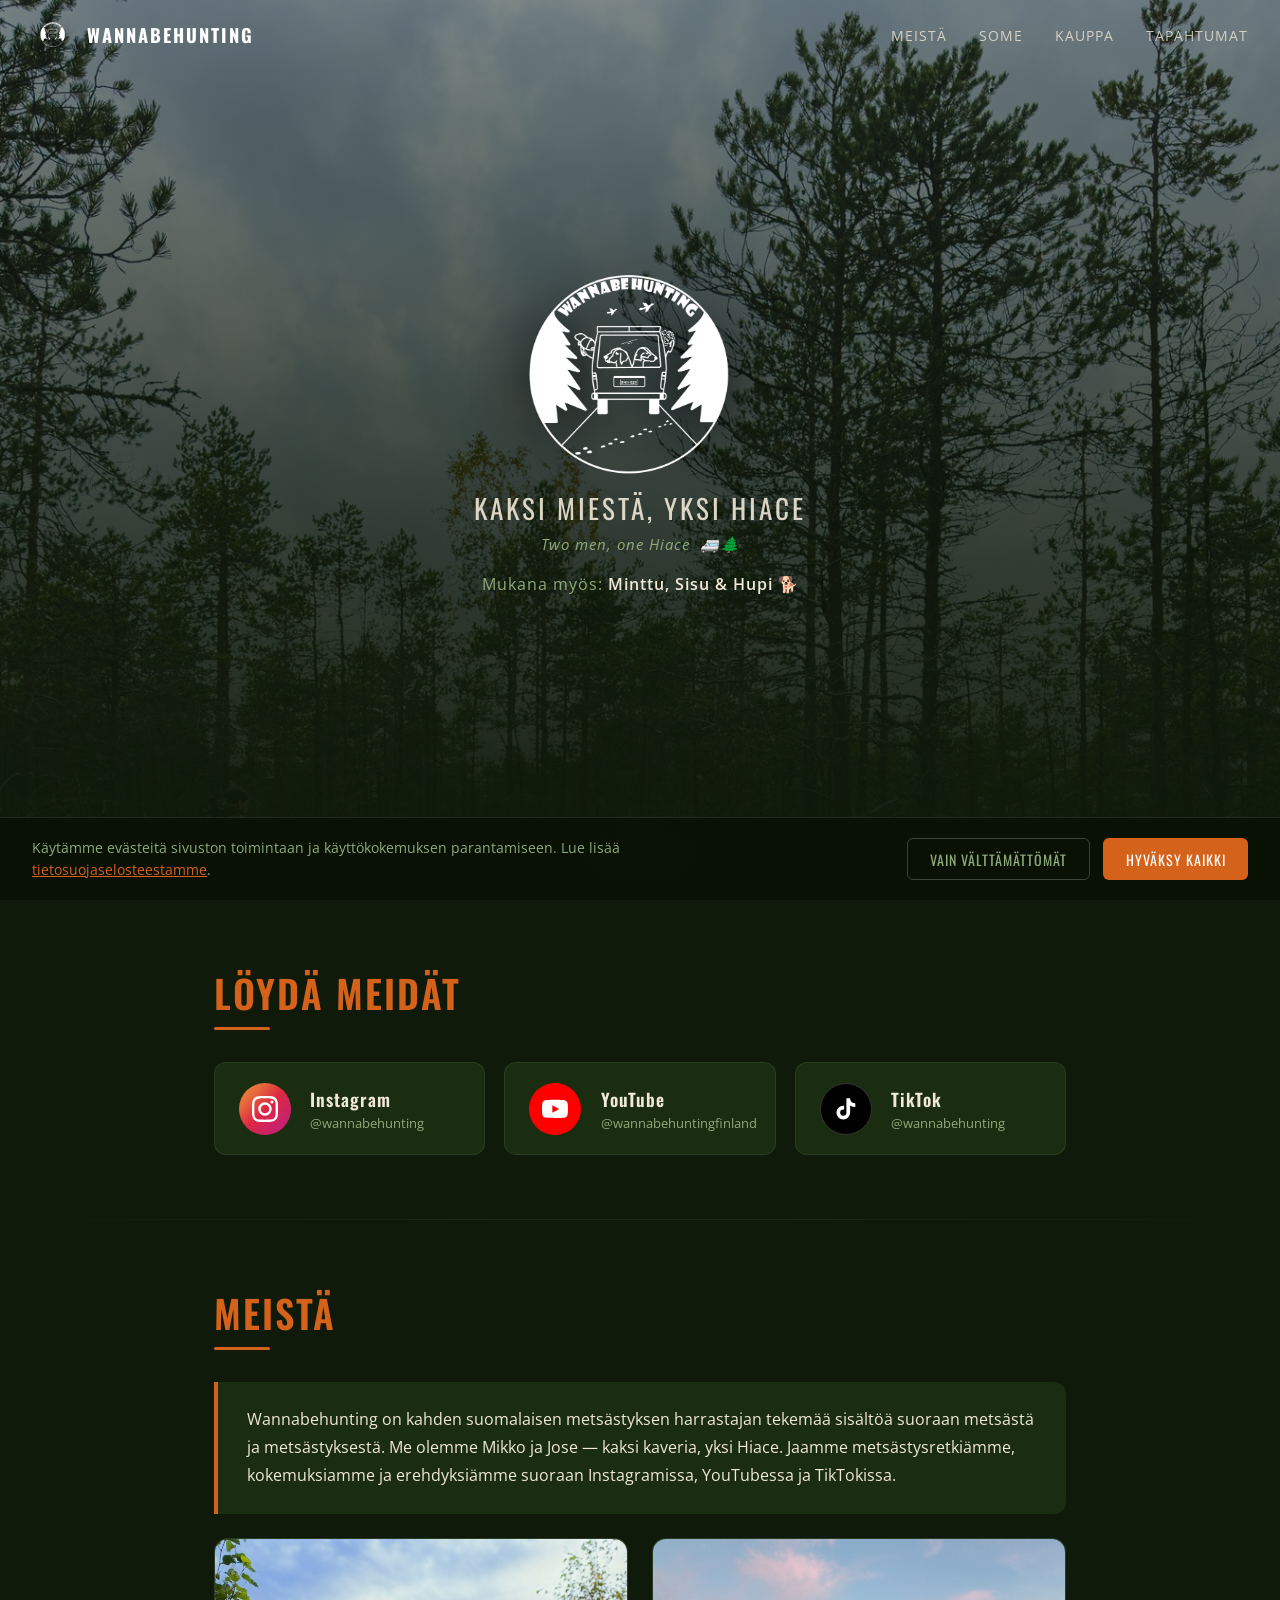
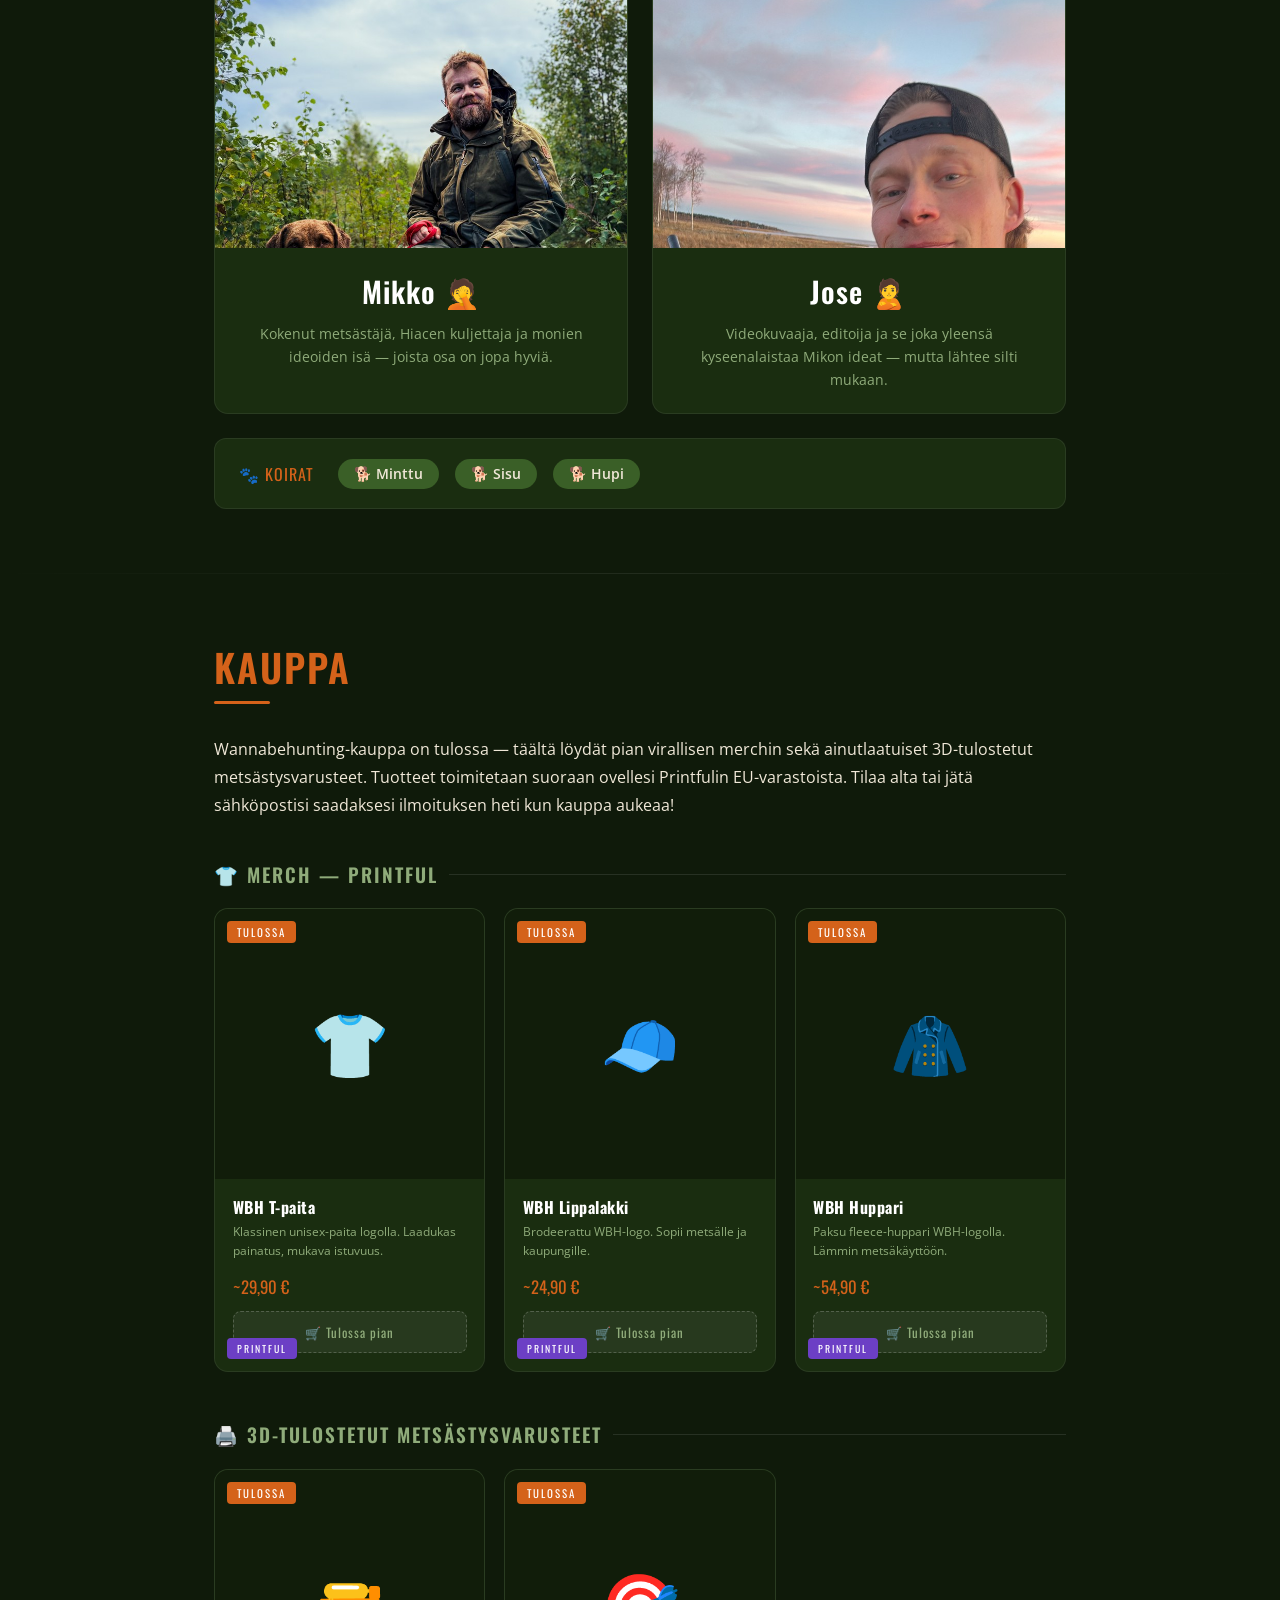
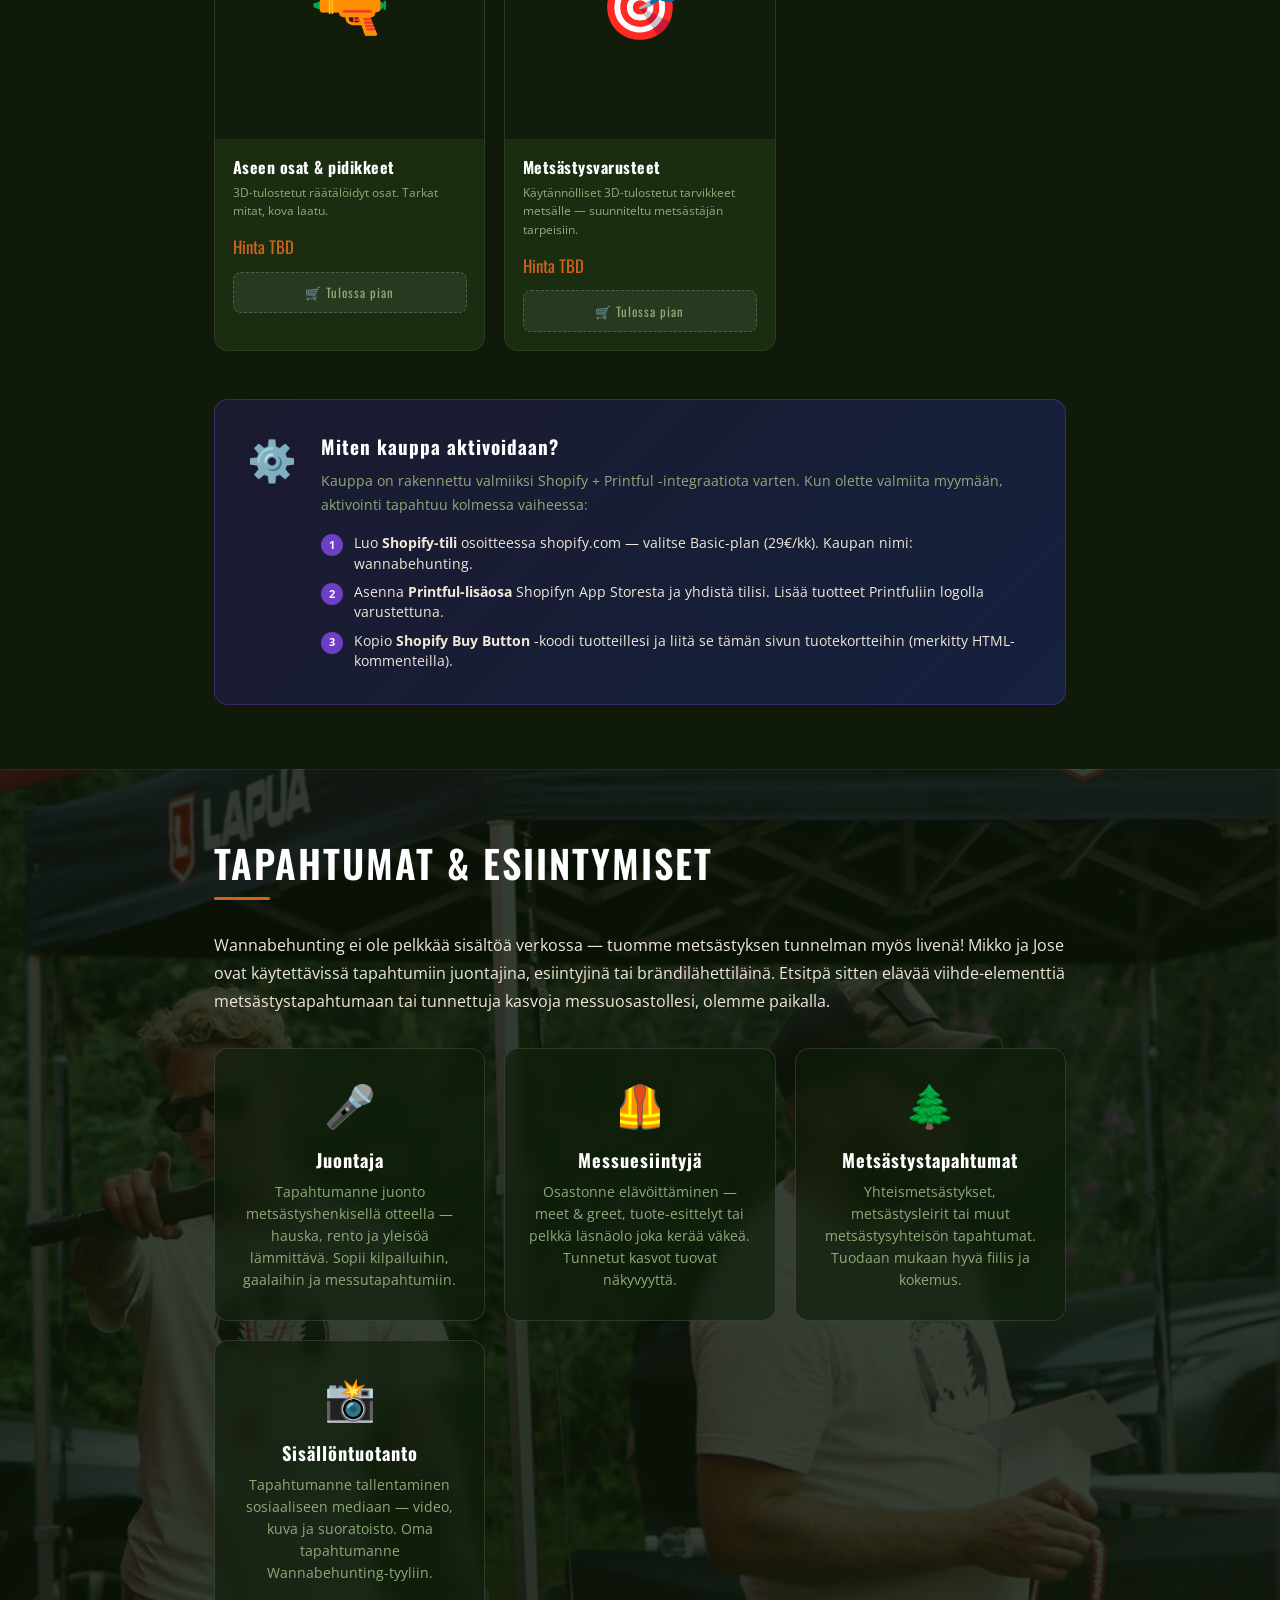
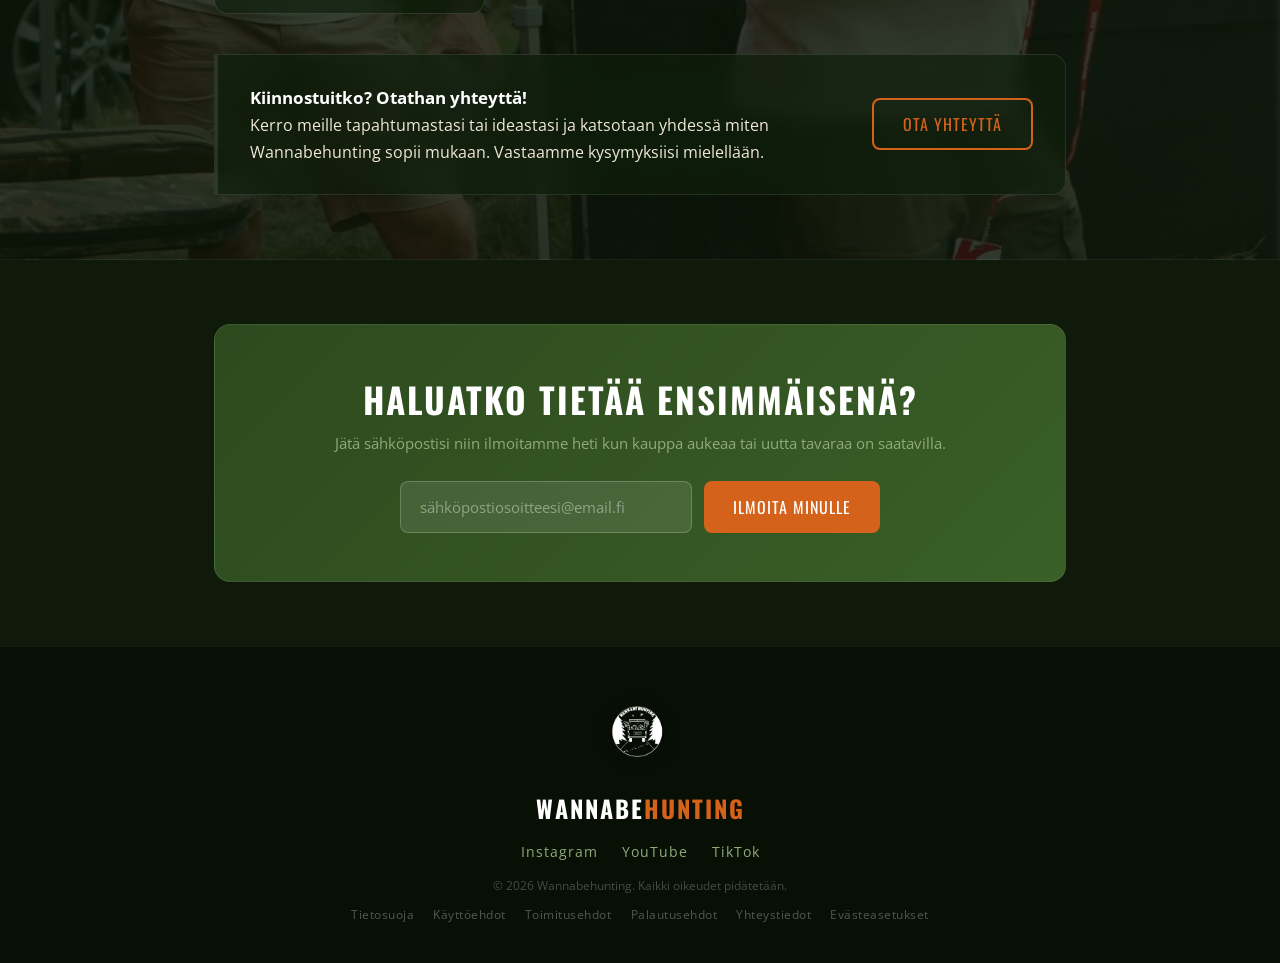
<file: wannabehunting.html>
<!DOCTYPE html>
<html lang="fi">
<head>
  <meta charset="UTF-8" />
  <meta name="viewport" content="width=device-width, initial-scale=1.0" />
  <title>Wannabehunting – Kaksi miestä, yksi Hiace</title>
  <meta name="description" content="Wannabehunting – Kaksi miestä, yksi Hiace. Suomalaista metsästyssisältöä Instagramissa, YouTubessa ja TikTokissa." />
  <link rel="preconnect" href="https://fonts.googleapis.com" />
  <link href="https://fonts.googleapis.com/css2?family=Oswald:wght@400;600;700&family=Open+Sans:wght@400;600&display=swap" rel="stylesheet" />
  <style>
    *, *::before, *::after { box-sizing: border-box; margin: 0; padding: 0; }

    :root {
      --green:   #2d4a1e;
      --green2:  #3a5f27;
      --dark:    #0f1a0a;
      --card:    #1a2d10;
      --orange:  #d4621a;
      --orange2: #e8742a;
      --cream:   #f0e8d8;
      --muted:   #8fab7a;
      --white:   #ffffff;
    }

    html { scroll-behavior: smooth; }

    body {
      background: var(--dark);
      color: var(--cream);
      font-family: 'Open Sans', sans-serif;
      min-height: 100vh;
      overflow-x: hidden;
    }

    /* ── HERO ─────────────────────────────── */
    .hero {
      position: relative;
      min-height: 100vh;
      display: flex;
      flex-direction: column;
      align-items: center;
      justify-content: center;
      text-align: center;
      padding: 2rem 1.5rem 4rem;
      background:
        linear-gradient(to bottom, rgba(10,20,6,0.45) 0%, rgba(10,20,6,0.80) 60%, var(--dark) 100%),
        url('images/metsa_web.jpg') center 30%/cover no-repeat;
    }

    .hero-logo {
      width: clamp(220px, 52vw, 360px);
      filter: drop-shadow(0 6px 32px rgba(0,0,0,0.9));
      margin-bottom: 0.8rem;
    }

    .hero-tagline {
      font-family: 'Oswald', sans-serif;
      font-size: clamp(1.1rem, 4vw, 1.7rem);
      font-weight: 400;
      letter-spacing: 3px;
      color: var(--cream);
      opacity: 0.9;
      text-transform: uppercase;
    }

    .hero-sub {
      margin-top: 0.4rem;
      font-size: 0.95rem;
      color: var(--muted);
      letter-spacing: 1px;
      font-style: italic;
    }

    .hero-dogs {
      margin-top: 1.2rem;
      font-size: 1rem;
      color: var(--muted);
      letter-spacing: 1px;
    }

    .hero-dogs span {
      color: var(--cream);
      font-weight: 600;
    }

    .hero-scroll {
      position: absolute;
      bottom: 2.2rem;
      left: 50%;
      transform: translateX(-50%);
      display: flex;
      flex-direction: column;
      align-items: center;
      gap: 6px;
      color: var(--muted);
      font-size: 0.78rem;
      letter-spacing: 2px;
      text-transform: uppercase;
      animation: bounce 2s infinite;
    }

    @keyframes bounce {
      0%, 100% { transform: translateX(-50%) translateY(0); }
      50%       { transform: translateX(-50%) translateY(8px); }
    }

    /* ── NAV ──────────────────────────────── */
    nav {
      position: fixed;
      top: 0; left: 0; right: 0;
      z-index: 100;
      display: flex;
      align-items: center;
      justify-content: space-between;
      padding: 0.8rem 2rem;
      transition: background 0.3s, backdrop-filter 0.3s;
    }

    nav.scrolled {
      background: rgba(10,20,6,0.93);
      backdrop-filter: blur(10px);
      border-bottom: 1px solid rgba(255,255,255,0.06);
    }

    .nav-brand {
      display: flex;
      align-items: center;
      gap: 0.7rem;
      text-decoration: none;
    }

    .nav-brand img {
      width: 44px;
      height: 44px;
      object-fit: contain;
      filter: drop-shadow(0 2px 6px rgba(0,0,0,0.7));
    }

    .nav-brand span {
      font-family: 'Oswald', sans-serif;
      font-size: 1.15rem;
      font-weight: 700;
      color: var(--white);
      letter-spacing: 2px;
      text-transform: uppercase;
    }

    .nav-links {
      display: flex;
      gap: 2rem;
      list-style: none;
    }

    .nav-links a {
      color: var(--cream);
      text-decoration: none;
      font-size: 0.85rem;
      letter-spacing: 1px;
      text-transform: uppercase;
      opacity: 0.8;
      transition: opacity 0.2s, color 0.2s;
    }

    .nav-links a:hover { opacity: 1; color: var(--orange); }

    @media (max-width: 540px) { .nav-links { display: none; } }

    /* ── SECTIONS ─────────────────────────── */
    .section { padding: 4rem 1.5rem; max-width: 900px; margin: 0 auto; }

    .section-title {
      font-family: 'Oswald', sans-serif;
      font-size: clamp(1.6rem, 5vw, 2.4rem);
      font-weight: 600;
      text-transform: uppercase;
      letter-spacing: 2px;
      color: var(--orange);
      margin-bottom: 0.4rem;
    }

    .section-line {
      width: 56px; height: 3px;
      background: var(--orange);
      border-radius: 2px;
      margin-bottom: 2rem;
    }

    .divider {
      width: 100%;
      height: 1px;
      background: linear-gradient(90deg, transparent, rgba(255,255,255,0.08), transparent);
    }

    /* ── SOCIAL ───────────────────────────── */
    .social-grid {
      display: grid;
      grid-template-columns: repeat(auto-fit, minmax(240px, 1fr));
      gap: 1.2rem;
    }

    .social-card {
      display: flex;
      align-items: center;
      gap: 1.2rem;
      background: var(--card);
      border: 1px solid rgba(255,255,255,0.07);
      border-radius: 12px;
      padding: 1.2rem 1.5rem;
      text-decoration: none;
      color: var(--cream);
      transition: transform 0.2s, border-color 0.2s, box-shadow 0.2s;
    }

    .social-card:hover {
      transform: translateY(-4px);
      border-color: var(--orange);
      box-shadow: 0 8px 32px rgba(212,98,26,0.2);
    }

    .social-icon {
      width: 52px; height: 52px;
      border-radius: 50%;
      display: flex; align-items: center; justify-content: center;
      flex-shrink: 0;
      font-size: 1.5rem;
    }

    .social-icon.ig  { background: linear-gradient(135deg, #f09433, #e6683c, #dc2743, #cc2366, #bc1888); }
    .social-icon.yt  { background: #ff0000; }
    .social-icon.tt  { background: #010101; border: 1px solid #333; }

    .social-info h3 {
      font-family: 'Oswald', sans-serif;
      font-size: 1.1rem;
      font-weight: 600;
      letter-spacing: 1px;
    }
    .social-info p { font-size: 0.82rem; color: var(--muted); margin-top: 2px; }

    /* ── ABOUT ────────────────────────────── */
    .about-wrap {
      display: grid;
      grid-template-columns: 1fr 1fr;
      gap: 1.5rem;
    }

    @media (max-width: 620px) { .about-wrap { grid-template-columns: 1fr; } }

    .about-text {
      grid-column: 1 / -1;
      background: var(--card);
      border-left: 4px solid var(--orange);
      border-radius: 0 12px 12px 0;
      padding: 1.5rem 1.8rem;
      line-height: 1.8;
      color: var(--cream);
      font-size: 0.97rem;
    }

    .person-card {
      background: var(--card);
      border: 1px solid rgba(255,255,255,0.07);
      border-radius: 14px;
      overflow: hidden;
      text-align: center;
    }

    .person-photo {
      width: 100%;
      aspect-ratio: 4/3;
      object-fit: cover;
      object-position: center top;
      display: block;
    }

    .person-card-body {
      padding: 1.4rem 1.5rem;
    }

    .person-card h3 {
      font-family: 'Oswald', sans-serif;
      font-size: 1.8rem;
      font-weight: 600;
      color: var(--white);
      letter-spacing: 1px;
    }

    .person-card p {
      margin-top: 0.6rem;
      font-size: 0.9rem;
      color: var(--muted);
      line-height: 1.6;
    }

    .dogs-row {
      grid-column: 1 / -1;
      display: flex;
      align-items: center;
      gap: 1rem;
      flex-wrap: wrap;
      background: var(--card);
      border: 1px solid rgba(255,255,255,0.07);
      border-radius: 12px;
      padding: 1.2rem 1.5rem;
    }

    .dogs-row .dog-title {
      font-family: 'Oswald', sans-serif;
      font-size: 1rem;
      letter-spacing: 1px;
      color: var(--orange);
      text-transform: uppercase;
      margin-right: 0.5rem;
    }

    .dog-badge {
      background: var(--green2);
      border-radius: 20px;
      padding: 0.35rem 1rem;
      font-size: 0.9rem;
      font-weight: 600;
      color: var(--cream);
      display: flex; align-items: center; gap: 0.4rem;
    }

    /* ── KAUPPA / SHOP ────────────────────── */
    .shop-intro {
      font-size: 0.97rem;
      line-height: 1.8;
      color: var(--cream);
      margin-bottom: 2.5rem;
    }

    .shop-category-title {
      font-family: 'Oswald', sans-serif;
      font-size: 1.2rem;
      font-weight: 600;
      color: var(--muted);
      letter-spacing: 2px;
      text-transform: uppercase;
      margin-bottom: 1.2rem;
      display: flex;
      align-items: center;
      gap: 0.7rem;
    }

    .shop-category-title::after {
      content: '';
      flex: 1;
      height: 1px;
      background: rgba(255,255,255,0.1);
    }

    .product-grid {
      display: grid;
      grid-template-columns: repeat(auto-fill, minmax(200px, 1fr));
      gap: 1.2rem;
      margin-bottom: 3rem;
    }

    .product-card {
      background: var(--card);
      border: 1px solid rgba(255,255,255,0.07);
      border-radius: 14px;
      overflow: hidden;
      position: relative;
      transition: transform 0.2s, box-shadow 0.2s, border-color 0.2s;
    }

    .product-card:hover {
      transform: translateY(-4px);
      box-shadow: 0 8px 32px rgba(0,0,0,0.4);
      border-color: rgba(212,98,26,0.4);
    }

    .product-badge {
      position: absolute;
      top: 12px; left: 12px;
      background: var(--orange);
      color: #fff;
      font-family: 'Oswald', sans-serif;
      font-size: 0.68rem;
      letter-spacing: 2px;
      padding: 3px 10px;
      border-radius: 4px;
      text-transform: uppercase;
      z-index: 2;
    }

    .product-badge.printful {
      background: #6c3fc5;
      top: auto; bottom: 12px; left: 12px;
      font-size: 0.62rem;
    }

    .product-img {
      width: 100%;
      aspect-ratio: 1;
      background: #111d0a;
      display: flex;
      align-items: center;
      justify-content: center;
      font-size: 4rem;
    }

    .product-info {
      padding: 1rem 1.1rem;
    }

    .product-info h3 {
      font-family: 'Oswald', sans-serif;
      font-size: 1rem;
      color: var(--white);
      letter-spacing: 0.5px;
      margin-bottom: 0.3rem;
    }

    .product-info .product-desc {
      font-size: 0.78rem;
      color: var(--muted);
      margin-bottom: 0.8rem;
      line-height: 1.5;
    }

    .product-info .product-price {
      font-family: 'Oswald', sans-serif;
      font-size: 1.05rem;
      color: var(--orange);
      margin-bottom: 0.8rem;
    }

    /* Shopify Buy Button placeholder */
    .shopify-btn-placeholder {
      width: 100%;
      background: rgba(255,255,255,0.06);
      border: 1px dashed rgba(255,255,255,0.2);
      border-radius: 8px;
      padding: 0.65rem;
      text-align: center;
      font-size: 0.8rem;
      color: var(--muted);
      font-family: 'Oswald', sans-serif;
      letter-spacing: 1px;
      cursor: default;
    }

    /* Actual Shopify Buy Button goes here when account is ready */
    .shopify-buy-btn-wrap { min-height: 44px; }

    .shop-setup-box {
      background: linear-gradient(135deg, #1a1a2e, #16213e);
      border: 1px solid rgba(108,63,197,0.4);
      border-radius: 14px;
      padding: 2rem;
      margin-top: 1rem;
      display: grid;
      grid-template-columns: auto 1fr;
      gap: 1.5rem;
      align-items: start;
    }

    .setup-icon { font-size: 2.5rem; }

    .shop-setup-box h3 {
      font-family: 'Oswald', sans-serif;
      font-size: 1.2rem;
      color: var(--white);
      letter-spacing: 1px;
      margin-bottom: 0.5rem;
    }

    .shop-setup-box p {
      font-size: 0.88rem;
      color: var(--muted);
      line-height: 1.7;
    }

    .setup-steps {
      margin-top: 1rem;
      display: flex;
      flex-direction: column;
      gap: 0.5rem;
    }

    .setup-step {
      display: flex;
      align-items: flex-start;
      gap: 0.7rem;
      font-size: 0.85rem;
      color: var(--cream);
      line-height: 1.5;
    }

    .step-num {
      background: #6c3fc5;
      color: white;
      border-radius: 50%;
      width: 22px; height: 22px;
      display: flex; align-items: center; justify-content: center;
      font-size: 0.7rem;
      font-weight: bold;
      flex-shrink: 0;
      margin-top: 1px;
    }

    @media (max-width: 500px) {
      .shop-setup-box { grid-template-columns: 1fr; }
    }

    /* ── TAPAHTUMAT ──────────────────────── */
    .tapahtumat-outer {
      position: relative;
      background:
        linear-gradient(rgba(10,20,6,0.82), rgba(10,20,6,0.82)),
        url('images/tapahtumatkuva.JPG') center center / cover no-repeat;
      border-top: 1px solid rgba(255,255,255,0.06);
      border-bottom: 1px solid rgba(255,255,255,0.06);
    }

    .tapahtumat-outer .section-title { color: #fff; }

    .tapahtumat-outer .event-card {
      background: rgba(15, 30, 10, 0.65);
      backdrop-filter: blur(8px);
      -webkit-backdrop-filter: blur(8px);
      border-color: rgba(255,255,255,0.12);
    }

    .tapahtumat-outer .event-card:hover {
      background: rgba(20, 40, 14, 0.80);
      border-color: var(--orange);
    }

    .tapahtumat-outer .contact-box {
      background: rgba(15, 30, 10, 0.70);
      backdrop-filter: blur(10px);
      -webkit-backdrop-filter: blur(10px);
      border-color: rgba(255,255,255,0.10);
    }

    .events-intro {
      font-size: 0.97rem;
      line-height: 1.8;
      color: var(--cream);
      margin-bottom: 2rem;
    }

    .events-grid {
      display: grid;
      grid-template-columns: repeat(auto-fit, minmax(220px, 1fr));
      gap: 1.2rem;
      margin-bottom: 2.5rem;
    }

    .event-card {
      background: var(--card);
      border: 1px solid rgba(255,255,255,0.07);
      border-radius: 14px;
      padding: 1.8rem 1.5rem;
      text-align: center;
      transition: transform 0.2s, border-color 0.2s, box-shadow 0.2s;
    }

    .event-card:hover {
      transform: translateY(-4px);
      border-color: var(--orange);
      box-shadow: 0 8px 32px rgba(212,98,26,0.15);
    }

    .event-card .event-icon { font-size: 2.6rem; display: block; margin-bottom: 0.8rem; }

    .event-card h3 {
      font-family: 'Oswald', sans-serif;
      font-size: 1.15rem;
      color: var(--white);
      letter-spacing: 1px;
      margin-bottom: 0.5rem;
    }

    .event-card p { font-size: 0.86rem; color: var(--muted); line-height: 1.6; }

    .contact-box {
      background: var(--card);
      border: 1px solid rgba(255,255,255,0.07);
      border-left: 4px solid var(--orange);
      border-radius: 0 14px 14px 0;
      padding: 1.8rem 2rem;
      display: flex;
      align-items: center;
      justify-content: space-between;
      flex-wrap: wrap;
      gap: 1.2rem;
    }

    .contact-box p {
      font-size: 0.97rem;
      color: var(--cream);
      line-height: 1.7;
      max-width: 520px;
    }

    .contact-box p strong {
      color: var(--white);
      font-size: 1.05rem;
    }

    .btn-outline {
      border: 2px solid var(--orange);
      color: var(--orange);
      background: transparent;
      border-radius: 8px;
      padding: 0.75rem 1.8rem;
      font-family: 'Oswald', sans-serif;
      font-size: 1rem;
      letter-spacing: 1px;
      text-transform: uppercase;
      cursor: pointer;
      text-decoration: none;
      transition: background 0.2s, color 0.2s, transform 0.15s;
      white-space: nowrap;
      display: inline-block;
    }

    .btn-outline:hover {
      background: var(--orange);
      color: var(--white);
      transform: translateY(-2px);
    }

    /* ── NOTIFY ───────────────────────────── */
    .notify-box {
      background: linear-gradient(135deg, var(--green), var(--green2));
      border-radius: 16px;
      padding: 3rem 2rem;
      text-align: center;
      border: 1px solid rgba(255,255,255,0.08);
    }

    .notify-box h2 {
      font-family: 'Oswald', sans-serif;
      font-size: clamp(1.5rem, 5vw, 2.2rem);
      font-weight: 700;
      text-transform: uppercase;
      letter-spacing: 2px;
      color: var(--white);
      margin-bottom: 0.5rem;
    }

    .notify-box p { color: var(--muted); margin-bottom: 1.8rem; font-size: 0.95rem; }

    .notify-form {
      display: flex;
      gap: 0.8rem;
      max-width: 480px;
      margin: 0 auto;
      flex-wrap: wrap;
      justify-content: center;
    }

    .notify-form input {
      flex: 1;
      min-width: 200px;
      background: rgba(255,255,255,0.1);
      border: 1px solid rgba(255,255,255,0.2);
      border-radius: 8px;
      padding: 0.85rem 1.2rem;
      color: var(--white);
      font-size: 0.95rem;
      font-family: 'Open Sans', sans-serif;
      outline: none;
      transition: border-color 0.2s;
    }

    .notify-form input::placeholder { color: rgba(255,255,255,0.4); }
    .notify-form input:focus { border-color: var(--orange); }

    .btn-orange {
      background: var(--orange);
      color: var(--white);
      border: none;
      border-radius: 8px;
      padding: 0.85rem 1.8rem;
      font-family: 'Oswald', sans-serif;
      font-size: 1rem;
      letter-spacing: 1px;
      text-transform: uppercase;
      cursor: pointer;
      transition: background 0.2s, transform 0.15s;
      white-space: nowrap;
    }

    .btn-orange:hover { background: var(--orange2); transform: translateY(-2px); }

    /* ── FOOTER ───────────────────────────── */
    footer {
      background: #080f05;
      border-top: 1px solid rgba(255,255,255,0.06);
      padding: 2.5rem 1.5rem;
      text-align: center;
    }

    .footer-logo {
      width: 90px;
      height: 90px;
      object-fit: contain;
      filter: drop-shadow(0 2px 8px rgba(0,0,0,0.5));
      margin-bottom: 0.5rem;
    }

    .footer-brand {
      font-family: 'Oswald', sans-serif;
      font-size: 1.5rem;
      font-weight: 700;
      color: var(--white);
      letter-spacing: 2px;
      text-transform: uppercase;
    }

    .footer-brand span { color: var(--orange); }

    .footer-links {
      display: flex;
      justify-content: center;
      gap: 1.5rem;
      margin: 1rem 0;
      flex-wrap: wrap;
    }

    .footer-links a {
      color: var(--muted);
      text-decoration: none;
      font-size: 0.85rem;
      letter-spacing: 1px;
      transition: color 0.2s;
    }

    .footer-links a:hover { color: var(--orange); }
    .footer-copy { font-size: 0.78rem; color: rgba(255,255,255,0.25); margin-top: 1rem; }

    .footer-legal {
      display: flex;
      justify-content: center;
      gap: 1.2rem;
      flex-wrap: wrap;
      margin-top: 0.8rem;
    }
    .footer-legal a {
      color: rgba(255,255,255,0.3);
      text-decoration: none;
      font-size: 0.75rem;
      letter-spacing: 0.5px;
      transition: color 0.2s;
    }
    .footer-legal a:hover { color: var(--orange); }

    /* ── COOKIE BANNER ────────────────────── */
    #cookie-banner {
      position: fixed;
      bottom: 0; left: 0; right: 0;
      z-index: 9999;
      background: rgba(10,18,6,0.97);
      backdrop-filter: blur(12px);
      border-top: 1px solid rgba(255,255,255,0.1);
      padding: 1.2rem 2rem;
      display: flex;
      align-items: center;
      justify-content: space-between;
      gap: 1.5rem;
      flex-wrap: wrap;
    }
    #cookie-banner p {
      font-size: 0.85rem;
      color: var(--muted);
      max-width: 680px;
      line-height: 1.6;
    }
    #cookie-banner p a { color: var(--orange); }
    .cookie-btns { display: flex; gap: 0.8rem; flex-shrink: 0; flex-wrap: wrap; }
    .cookie-btn {
      padding: 0.6rem 1.4rem;
      border-radius: 6px;
      font-family: 'Oswald', sans-serif;
      font-size: 0.88rem;
      letter-spacing: 1px;
      text-transform: uppercase;
      cursor: pointer;
      border: none;
      transition: transform 0.15s, background 0.2s;
    }
    .cookie-btn:hover { transform: translateY(-1px); }
    .cookie-btn.accept { background: var(--orange); color: #fff; }
    .cookie-btn.accept:hover { background: #e8742a; }
    .cookie-btn.necessary { background: transparent; color: var(--muted);
      border: 1px solid rgba(255,255,255,0.2); }
    .cookie-btn.necessary:hover { border-color: var(--muted); color: var(--cream); }
    .cookie-settings-btn {
      position: fixed;
      bottom: 1.2rem; left: 1.2rem;
      z-index: 9998;
      background: var(--card);
      border: 1px solid rgba(255,255,255,0.12);
      border-radius: 50%;
      width: 42px; height: 42px;
      display: none;
      align-items: center; justify-content: center;
      cursor: pointer;
      font-size: 1.1rem;
      transition: border-color 0.2s;
    }
    .cookie-settings-btn:hover { border-color: var(--orange); }
  </style>
</head>
<body>

  <!-- NAV -->
  <nav id="nav">
    <a href="#" class="nav-brand">
      <img src="Artboard 1v.png" alt="Wannabehunting logo" />
      <span>WannabeHunting</span>
    </a>
    <ul class="nav-links">
      <li><a href="#meista">Meistä</a></li>
      <li><a href="#some">Some</a></li>
      <li><a href="#tulossa">Kauppa</a></li>
      <li><a href="#tapahtumat">Tapahtumat</a></li>
    </ul>
  </nav>

  <!-- HERO -->
  <section class="hero">
    <img class="hero-logo" src="Artboard 1v.png" alt="Wannabehunting" />
    <div class="hero-tagline">Kaksi miestä, yksi Hiace</div>
    <div class="hero-sub">Two men, one Hiace &nbsp;🚐🌲</div>
    <div class="hero-dogs">Mukana myös: <span>Minttu, Sisu & Hupi</span> 🐕</div>

    <div class="hero-scroll">
      <svg width="20" height="20" viewBox="0 0 24 24" fill="none" stroke="currentColor" stroke-width="2">
        <path d="M12 5v14M5 12l7 7 7-7"/>
      </svg>
      Vieritä alas
    </div>
  </section>

  <!-- SOCIAL -->
  <section class="section" id="some">
    <div class="section-title">Löydä meidät</div>
    <div class="section-line"></div>
    <div class="social-grid">

      <a class="social-card" href="https://www.instagram.com/wannabehunting" target="_blank" rel="noopener">
        <div class="social-icon ig">
          <svg width="26" height="26" viewBox="0 0 24 24" fill="white"><path d="M12 2.163c3.204 0 3.584.012 4.85.07 3.252.148 4.771 1.691 4.919 4.919.058 1.265.069 1.645.069 4.849 0 3.205-.012 3.584-.069 4.849-.149 3.225-1.664 4.771-4.919 4.919-1.266.058-1.644.07-4.85.07-3.204 0-3.584-.012-4.849-.07-3.26-.149-4.771-1.699-4.919-4.92-.058-1.265-.07-1.644-.07-4.849 0-3.204.013-3.583.07-4.849.149-3.227 1.664-4.771 4.919-4.919 1.266-.057 1.645-.069 4.849-.069zm0-2.163c-3.259 0-3.667.014-4.947.072-4.358.2-6.78 2.618-6.98 6.98-.059 1.281-.073 1.689-.073 4.948 0 3.259.014 3.668.072 4.948.2 4.358 2.618 6.78 6.98 6.98 1.281.058 1.689.072 4.948.072 3.259 0 3.668-.014 4.948-.072 4.354-.2 6.782-2.618 6.979-6.98.059-1.28.073-1.689.073-4.948 0-3.259-.014-3.667-.072-4.947-.196-4.354-2.617-6.78-6.979-6.98-1.281-.059-1.69-.073-4.949-.073zm0 5.838c-3.403 0-6.162 2.759-6.162 6.162s2.759 6.163 6.162 6.163 6.162-2.759 6.162-6.163c0-3.403-2.759-6.162-6.162-6.162zm0 10.162c-2.209 0-4-1.79-4-4 0-2.209 1.791-4 4-4s4 1.791 4 4c0 2.21-1.791 4-4 4zm6.406-11.845c-.796 0-1.441.645-1.441 1.44s.645 1.44 1.441 1.44c.795 0 1.439-.645 1.439-1.44s-.644-1.44-1.439-1.44z"/></svg>
        </div>
        <div class="social-info">
          <h3>Instagram</h3>
          <p>@wannabehunting</p>
        </div>
      </a>

      <a class="social-card" href="https://www.youtube.com/@Wannabehuntingfinland" target="_blank" rel="noopener">
        <div class="social-icon yt">
          <svg width="26" height="26" viewBox="0 0 24 24" fill="white"><path d="M23.498 6.186a3.016 3.016 0 0 0-2.122-2.136C19.505 3.545 12 3.545 12 3.545s-7.505 0-9.377.505A3.017 3.017 0 0 0 .502 6.186C0 8.07 0 12 0 12s0 3.93.502 5.814a3.016 3.016 0 0 0 2.122 2.136c1.871.505 9.376.505 9.376.505s7.505 0 9.377-.505a3.015 3.015 0 0 0 2.122-2.136C24 15.93 24 12 24 12s0-3.93-.502-5.814zM9.545 15.568V8.432L15.818 12l-6.273 3.568z"/></svg>
        </div>
        <div class="social-info">
          <h3>YouTube</h3>
          <p>@wannabehuntingfinland</p>
        </div>
      </a>

      <a class="social-card" href="https://www.tiktok.com/@wannabehunting" target="_blank" rel="noopener">
        <div class="social-icon tt">
          <svg width="26" height="26" viewBox="0 0 24 24" fill="white"><path d="M19.59 6.69a4.83 4.83 0 0 1-3.77-4.25V2h-3.45v13.67a2.89 2.89 0 0 1-2.88 2.5 2.89 2.89 0 0 1-2.89-2.89 2.89 2.89 0 0 1 2.89-2.89c.28 0 .54.04.79.1V9.01a6.33 6.33 0 0 0-.79-.05 6.34 6.34 0 0 0-6.34 6.34 6.34 6.34 0 0 0 6.34 6.34 6.34 6.34 0 0 0 6.33-6.34V8.69a8.2 8.2 0 0 0 4.78 1.52V6.76a4.85 4.85 0 0 1-1.01-.07z"/></svg>
        </div>
        <div class="social-info">
          <h3>TikTok</h3>
          <p>@wannabehunting</p>
        </div>
      </a>

    </div>
  </section>

  <div class="divider"></div>

  <!-- ABOUT -->
  <section class="section" id="meista">
    <div class="section-title">Meistä</div>
    <div class="section-line"></div>
    <div class="about-wrap">

      <div class="about-text">
        Wannabehunting on kahden suomalaisen metsästyksen harrastajan tekemää sisältöä suoraan metsästä ja metsästyksestä. Me olemme Mikko ja Jose — kaksi kaveria, yksi Hiace. Jaamme metsästysretkiämme, kokemuksiamme ja erehdyksiämme suoraan Instagramissa, YouTubessa ja TikTokissa.
      </div>

      <div class="person-card">
        <img class="person-photo" src="images/mikko_web.jpg" alt="Mikko" />
        <div class="person-card-body">
          <h3>Mikko 🤦</h3>
          <p>Kokenut metsästäjä, Hiacen kuljettaja ja monien ideoiden isä — joista osa on jopa hyviä.</p>
        </div>
      </div>

      <div class="person-card">
        <img class="person-photo" src="images/jose1_web.jpg" alt="Jose" />
        <div class="person-card-body">
          <h3>Jose 🙎</h3>
          <p>Videokuvaaja, editoija ja se joka yleensä kyseenalaistaa Mikon ideat — mutta lähtee silti mukaan.</p>
        </div>
      </div>

      <div class="dogs-row">
        <span class="dog-title">🐾 Koirat</span>
        <span class="dog-badge">🐕 Minttu</span>
        <span class="dog-badge">🐕 Sisu</span>
        <span class="dog-badge">🐕 Hupi</span>
      </div>

    </div>
  </section>

  <div class="divider"></div>

  <!-- KAUPPA -->
  <section class="section" id="tulossa">
    <div class="section-title">Kauppa</div>
    <div class="section-line"></div>

    <p class="shop-intro">
      Wannabehunting-kauppa on tulossa — täältä löydät pian virallisen merchin sekä ainutlaatuiset 3D-tulostetut metsästysvarusteet.
      Tuotteet toimitetaan suoraan ovellesi Printfulin EU-varastoista. Tilaa alta tai jätä sähköpostisi saadaksesi ilmoituksen heti kun kauppa aukeaa!
    </p>

    <!-- ── MERCH ── -->
    <div class="shop-category-title">👕 Merch — Printful</div>
    <div class="product-grid">

      <div class="product-card">
        <div class="product-badge">Tulossa</div>
        <div class="product-badge printful">Printful</div>
        <div class="product-img">👕</div>
        <div class="product-info">
          <h3>WBH T-paita</h3>
          <p class="product-desc">Klassinen unisex-paita logolla. Laadukas painatus, mukava istuvuus.</p>
          <div class="product-price">~29,90 €</div>
          <!-- SHOPIFY BUY BUTTON: Liitä tähän Shopify Buy Button -koodi kun kauppa on luotu -->
          <div class="shopify-buy-btn-wrap">
            <div class="shopify-btn-placeholder">🛒 Tulossa pian</div>
          </div>
        </div>
      </div>

      <div class="product-card">
        <div class="product-badge">Tulossa</div>
        <div class="product-badge printful">Printful</div>
        <div class="product-img">🧢</div>
        <div class="product-info">
          <h3>WBH Lippalakki</h3>
          <p class="product-desc">Brodeerattu WBH-logo. Sopii metsälle ja kaupungille.</p>
          <div class="product-price">~24,90 €</div>
          <!-- SHOPIFY BUY BUTTON -->
          <div class="shopify-buy-btn-wrap">
            <div class="shopify-btn-placeholder">🛒 Tulossa pian</div>
          </div>
        </div>
      </div>

      <div class="product-card">
        <div class="product-badge">Tulossa</div>
        <div class="product-badge printful">Printful</div>
        <div class="product-img">🧥</div>
        <div class="product-info">
          <h3>WBH Huppari</h3>
          <p class="product-desc">Paksu fleece-huppari WBH-logolla. Lämmin metsäkäyttöön.</p>
          <div class="product-price">~54,90 €</div>
          <!-- SHOPIFY BUY BUTTON -->
          <div class="shopify-buy-btn-wrap">
            <div class="shopify-btn-placeholder">🛒 Tulossa pian</div>
          </div>
        </div>
      </div>

    </div>

    <!-- ── 3D-TUOTTEET ── -->
    <div class="shop-category-title">🖨️ 3D-Tulostetut Metsästysvarusteet</div>
    <div class="product-grid">

      <div class="product-card">
        <div class="product-badge">Tulossa</div>
        <div class="product-img">🔫</div>
        <div class="product-info">
          <h3>Aseen osat & pidikkeet</h3>
          <p class="product-desc">3D-tulostetut räätälöidyt osat. Tarkat mitat, kova laatu.</p>
          <div class="product-price">Hinta TBD</div>
          <div class="shopify-buy-btn-wrap">
            <div class="shopify-btn-placeholder">🛒 Tulossa pian</div>
          </div>
        </div>
      </div>

      <div class="product-card">
        <div class="product-badge">Tulossa</div>
        <div class="product-img">🎯</div>
        <div class="product-info">
          <h3>Metsästysvarusteet</h3>
          <p class="product-desc">Käytännölliset 3D-tulostetut tarvikkeet metsälle — suunniteltu metsästäjän tarpeisiin.</p>
          <div class="product-price">Hinta TBD</div>
          <div class="shopify-buy-btn-wrap">
            <div class="shopify-btn-placeholder">🛒 Tulossa pian</div>
          </div>
        </div>
      </div>

    </div>

    <!-- ── SHOPIFY + PRINTFUL SETUP BOX ── -->
    <div class="shop-setup-box">
      <div class="setup-icon">⚙️</div>
      <div>
        <h3>Miten kauppa aktivoidaan?</h3>
        <p>Kauppa on rakennettu valmiiksi Shopify + Printful -integraatiota varten. Kun olette valmiita myymään, aktivointi tapahtuu kolmessa vaiheessa:</p>
        <div class="setup-steps">
          <div class="setup-step">
            <div class="step-num">1</div>
            <span>Luo <strong>Shopify-tili</strong> osoitteessa shopify.com — valitse Basic-plan (29€/kk). Kaupan nimi: wannabehunting.</span>
          </div>
          <div class="setup-step">
            <div class="step-num">2</div>
            <span>Asenna <strong>Printful-lisäosa</strong> Shopifyn App Storesta ja yhdistä tilisi. Lisää tuotteet Printfuliin logolla varustettuna.</span>
          </div>
          <div class="setup-step">
            <div class="step-num">3</div>
            <span>Kopio <strong>Shopify Buy Button</strong> -koodi tuotteillesi ja liitä se tämän sivun tuotekortteihin (merkitty HTML-kommenteilla).</span>
          </div>
        </div>
      </div>
    </div>

  </section>

  <!-- TAPAHTUMAT -->
  <div class="tapahtumat-outer">
  <section class="section" id="tapahtumat">
    <div class="section-title">Tapahtumat & Esiintymiset</div>
    <div class="section-line"></div>

    <p class="events-intro">
      Wannabehunting ei ole pelkkää sisältöä verkossa — tuomme metsästyksen tunnelman myös livenä! Mikko ja Jose ovat käytettävissä tapahtumiin juontajina, esiintyjinä tai brändilähettiläinä. Etsitpä sitten elävää viihde-elementtiä metsästystapahtumaan tai tunnettuja kasvoja messuosastollesi, olemme paikalla.
    </p>

    <div class="events-grid">

      <div class="event-card">
        <span class="event-icon">🎤</span>
        <h3>Juontaja</h3>
        <p>Tapahtumanne juonto metsästyshenkisellä otteella — hauska, rento ja yleisöä lämmittävä. Sopii kilpailuihin, gaalaihin ja messutapahtumiin.</p>
      </div>

      <div class="event-card">
        <span class="event-icon">🦺</span>
        <h3>Messuesiintyjä</h3>
        <p>Osastonne elävöittäminen — meet & greet, tuote-esittelyt tai pelkkä läsnäolo joka kerää väkeä. Tunnetut kasvot tuovat näkyvyyttä.</p>
      </div>

      <div class="event-card">
        <span class="event-icon">🌲</span>
        <h3>Metsästystapahtumat</h3>
        <p>Yhteismetsästykset, metsästysleirit tai muut metsästysyhteisön tapahtumat. Tuodaan mukaan hyvä fiilis ja kokemus.</p>
      </div>

      <div class="event-card">
        <span class="event-icon">📸</span>
        <h3>Sisällöntuotanto</h3>
        <p>Tapahtumanne tallentaminen sosiaaliseen mediaan — video, kuva ja suoratoisto. Oma tapahtumanne Wannabehunting-tyyliin.</p>
      </div>

    </div>

    <div class="contact-box">
      <p>
        <strong>Kiinnostuitko? Otathan yhteyttä!</strong><br/>
        Kerro meille tapahtumastasi tai ideastasi ja katsotaan yhdessä miten Wannabehunting sopii mukaan. Vastaamme kysymyksiisi mielellään.
      </p>
      <a class="btn-outline" href="mailto:wannabehunting69@gmail.com">Ota yhteyttä</a>
    </div>

  </section>
  </div><!-- /tapahtumat-outer -->

  <!-- NOTIFY -->
  <section class="section">
    <div class="notify-box">
      <h2>Haluatko tietää ensimmäisenä?</h2>
      <p>Jätä sähköpostisi niin ilmoitamme heti kun kauppa aukeaa tai uutta tavaraa on saatavilla.</p>
      <form class="notify-form" onsubmit="handleSubmit(event)">
        <input type="email" placeholder="sähköpostiosoitteesi@email.fi" required />
        <button type="submit" class="btn-orange">Ilmoita minulle</button>
      </form>
    </div>
  </section>

  <!-- FOOTER -->
  <footer>
    <img class="footer-logo" src="Artboard 1v.png" alt="Wannabehunting" />
    <div class="footer-brand">Wannabe<span>Hunting</span></div>
    <div class="footer-links">
      <a href="https://www.instagram.com/wannabehunting" target="_blank">Instagram</a>
      <a href="https://www.youtube.com/@Wannabehuntingfinland" target="_blank">YouTube</a>
      <a href="https://www.tiktok.com/@wannabehunting" target="_blank">TikTok</a>
    </div>
    <div class="footer-copy">© 2026 Wannabehunting. Kaikki oikeudet pidätetään.</div>
    <div class="footer-legal">
      <a href="legal/tietosuoja.html">Tietosuoja</a>
      <a href="legal/kayttoehdot.html">Käyttöehdot</a>
      <a href="legal/toimitusehdot.html">Toimitusehdot</a>
      <a href="legal/palautusehdot.html">Palautusehdot</a>
      <a href="legal/yhteystiedot.html">Yhteystiedot</a>
      <a href="#" onclick="showCookieBanner(); return false;">Evästeasetukset</a>
    </div>
  </footer>

  <!-- COOKIE BANNER -->
  <div id="cookie-banner">
    <p>
      Käytämme evästeitä sivuston toimintaan ja käyttökokemuksen parantamiseen.
      Lue lisää <a href="legal/tietosuoja.html">tietosuojaselosteestamme</a>.
    </p>
    <div class="cookie-btns">
      <button class="cookie-btn necessary" onclick="setCookies('necessary')">Vain välttämättömät</button>
      <button class="cookie-btn accept" onclick="setCookies('all')">Hyväksy kaikki</button>
    </div>
  </div>
  <button class="cookie-settings-btn" id="cookie-settings-btn" onclick="showCookieBanner()" title="Evästeasetukset">🍪</button>

  <script>
    // ── Sticky nav ──
    const nav = document.getElementById('nav');
    window.addEventListener('scroll', () => {
      nav.classList.toggle('scrolled', window.scrollY > 60);
    });

    // ── Email form ──
    function handleSubmit(e) {
      e.preventDefault();
      const btn = e.target.querySelector('button');
      const input = e.target.querySelector('input');
      btn.textContent = 'Kiitos! 🎉';
      btn.style.background = '#2d4a1e';
      input.value = '';
      input.disabled = true;
      btn.disabled = true;
    }

    // ── Cookie consent ──
    function setCookies(level) {
      localStorage.setItem('wbh_cookie_consent', level);
      localStorage.setItem('wbh_cookie_date', new Date().toISOString());
      document.getElementById('cookie-banner').style.display = 'none';
      const settingsBtn = document.getElementById('cookie-settings-btn');
      settingsBtn.style.display = 'flex';
    }

    function showCookieBanner() {
      document.getElementById('cookie-banner').style.display = 'flex';
      document.getElementById('cookie-settings-btn').style.display = 'none';
    }

    // Check existing consent on load
    window.addEventListener('DOMContentLoaded', () => {
      const consent = localStorage.getItem('wbh_cookie_consent');
      const banner = document.getElementById('cookie-banner');
      const settingsBtn = document.getElementById('cookie-settings-btn');
      if (consent) {
        banner.style.display = 'none';
        settingsBtn.style.display = 'flex';
      }
    });
  </script>

</body>
</html>
</file>
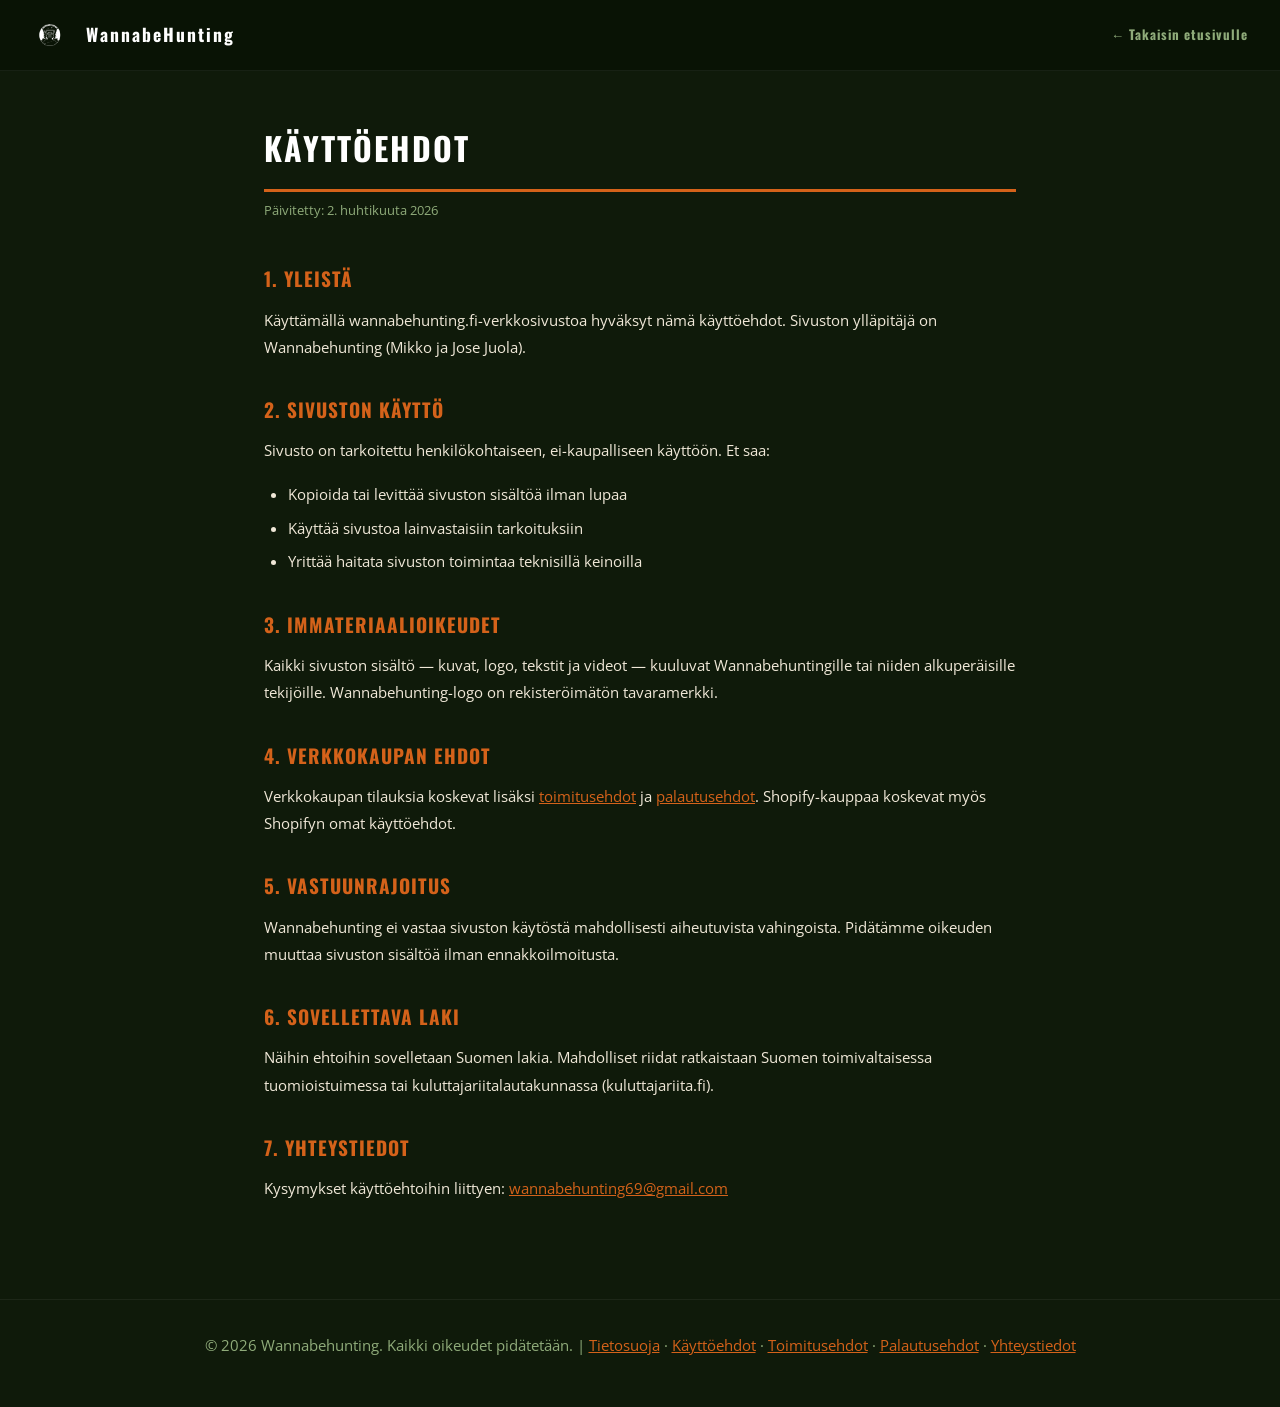
<file: legal/kayttoehdot.html>
<!DOCTYPE html>
<html lang="fi">
<head>
  <meta charset="UTF-8"/>
  <meta name="viewport" content="width=device-width, initial-scale=1.0"/>
  <title>Käyttöehdot – Wannabehunting</title>
  
<style>
  *, *::before, *::after { box-sizing: border-box; margin: 0; padding: 0; }
  :root {
    --green: #2d4a1e; --dark: #0f1a0a; --card: #1a2d10;
    --orange: #d4621a; --cream: #f0e8d8; --muted: #8fab7a; --white: #ffffff;
  }
  body { background: var(--dark); color: var(--cream); font-family: 'Open Sans', sans-serif; line-height: 1.8; }
  nav {
    background: rgba(10,20,6,0.95); border-bottom: 1px solid rgba(255,255,255,0.06);
    padding: 1rem 2rem; display: flex; align-items: center; gap: 1rem;
    position: sticky; top: 0; z-index: 100;
  }
  nav img { width: 38px; height: 38px; object-fit: contain; }
  nav a { font-family: 'Oswald', sans-serif; font-size: 1.1rem; font-weight: 700;
    color: var(--white); text-decoration: none; letter-spacing: 2px; }
  nav .back { font-size: 0.82rem; color: var(--muted); letter-spacing: 1px; margin-left: auto; text-decoration: none; }
  nav .back:hover { color: var(--orange); }
  .page { max-width: 800px; margin: 0 auto; padding: 3rem 1.5rem 5rem; }
  h1 { font-family: 'Oswald', sans-serif; font-size: 2rem; font-weight: 700;
    color: var(--white); letter-spacing: 2px; text-transform: uppercase;
    border-bottom: 3px solid var(--orange); padding-bottom: 0.8rem; margin-bottom: 0.4rem; }
  .updated { font-size: 0.82rem; color: var(--muted); margin-bottom: 2.5rem; }
  h2 { font-family: 'Oswald', sans-serif; font-size: 1.2rem; color: var(--orange);
    letter-spacing: 1px; text-transform: uppercase; margin: 2rem 0 0.6rem; }
  p { margin-bottom: 1rem; font-size: 0.95rem; }
  ul { padding-left: 1.5rem; margin-bottom: 1rem; }
  li { margin-bottom: 0.4rem; font-size: 0.95rem; }
  a { color: var(--orange); }
  .highlight { background: var(--card); border-left: 4px solid var(--orange);
    border-radius: 0 8px 8px 0; padding: 1rem 1.5rem; margin: 1.5rem 0; }
  footer { text-align: center; padding: 2rem; border-top: 1px solid rgba(255,255,255,0.06);
    font-size: 0.8rem; color: var(--muted); }
</style>
<link href="https://fonts.googleapis.com/css2?family=Oswald:wght@400;600;700&family=Open+Sans:wght@400;600&display=swap" rel="stylesheet"/>

</head>
<body>

<nav>
  <img src="../logo.png" alt="WBH Logo"/>
  <a href="../index.html">WannabeHunting</a>
  <a class="back" href="../index.html">← Takaisin etusivulle</a>
</nav>

<div class="page">

<h1>Käyttöehdot</h1>
<p class="updated">Päivitetty: 2. huhtikuuta 2026</p>

<h2>1. Yleistä</h2>
<p>Käyttämällä wannabehunting.fi-verkkosivustoa hyväksyt nämä käyttöehdot. Sivuston ylläpitäjä on Wannabehunting (Mikko ja Jose Juola).</p>

<h2>2. Sivuston käyttö</h2>
<p>Sivusto on tarkoitettu henkilökohtaiseen, ei-kaupalliseen käyttöön. Et saa:</p>
<ul>
  <li>Kopioida tai levittää sivuston sisältöä ilman lupaa</li>
  <li>Käyttää sivustoa lainvastaisiin tarkoituksiin</li>
  <li>Yrittää haitata sivuston toimintaa teknisillä keinoilla</li>
</ul>

<h2>3. Immateriaalioikeudet</h2>
<p>Kaikki sivuston sisältö — kuvat, logo, tekstit ja videot — kuuluvat Wannabehuntingille tai niiden alkuperäisille tekijöille. Wannabehunting-logo on rekisteröimätön tavaramerkki.</p>

<h2>4. Verkkokaupan ehdot</h2>
<p>Verkkokaupan tilauksia koskevat lisäksi <a href="toimitusehdot.html">toimitusehdot</a> ja <a href="palautusehdot.html">palautusehdot</a>. Shopify-kauppaa koskevat myös Shopifyn omat käyttöehdot.</p>

<h2>5. Vastuunrajoitus</h2>
<p>Wannabehunting ei vastaa sivuston käytöstä mahdollisesti aiheutuvista vahingoista. Pidätämme oikeuden muuttaa sivuston sisältöä ilman ennakkoilmoitusta.</p>

<h2>6. Sovellettava laki</h2>
<p>Näihin ehtoihin sovelletaan Suomen lakia. Mahdolliset riidat ratkaistaan Suomen toimivaltaisessa tuomioistuimessa tai kuluttajariitalautakunnassa (kuluttajariita.fi).</p>

<h2>7. Yhteystiedot</h2>
<p>Kysymykset käyttöehtoihin liittyen: <a href="mailto:wannabehunting69@gmail.com">wannabehunting69@gmail.com</a></p>

</div>

<footer>
  <p>© 2026 Wannabehunting. Kaikki oikeudet pidätetään. |
  <a href="tietosuoja.html">Tietosuoja</a> ·
  <a href="kayttoehdot.html">Käyttöehdot</a> ·
  <a href="toimitusehdot.html">Toimitusehdot</a> ·
  <a href="palautusehdot.html">Palautusehdot</a> ·
  <a href="yhteystiedot.html">Yhteystiedot</a>
  </p>
</footer>

</body>
</html>
</file>
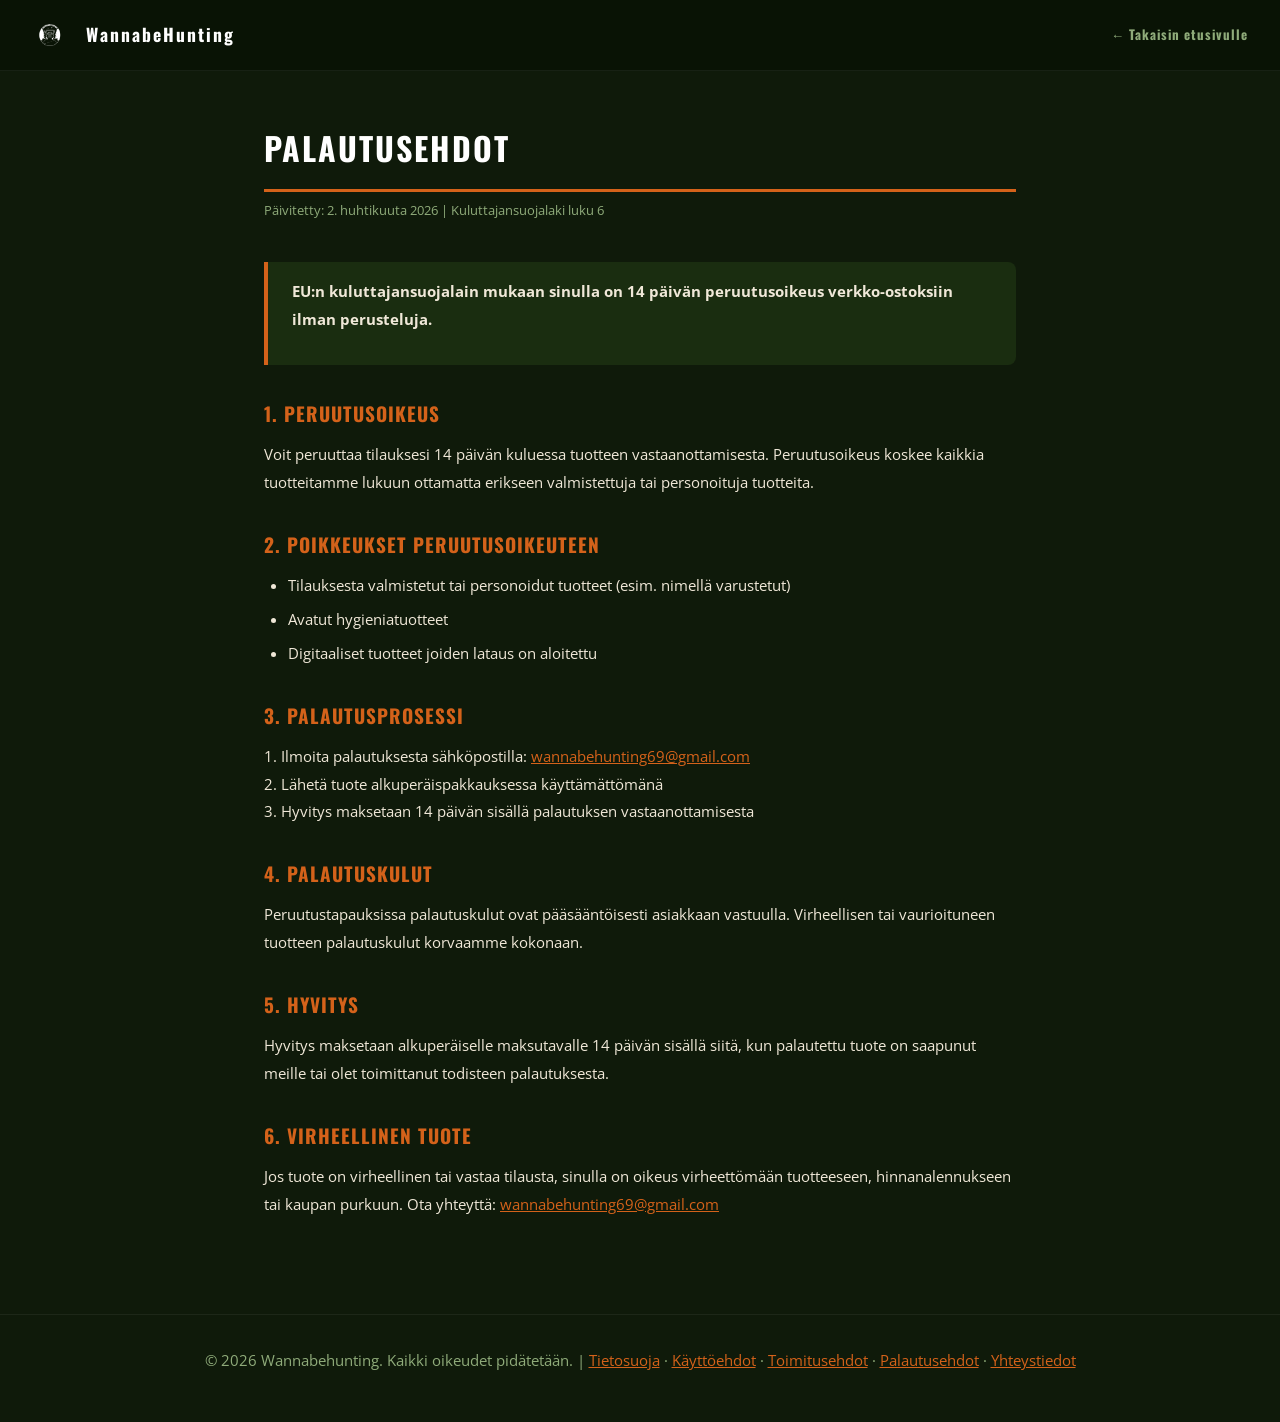
<file: legal/palautusehdot.html>
<!DOCTYPE html>
<html lang="fi">
<head>
  <meta charset="UTF-8"/>
  <meta name="viewport" content="width=device-width, initial-scale=1.0"/>
  <title>Palautusehdot – Wannabehunting</title>
  
<style>
  *, *::before, *::after { box-sizing: border-box; margin: 0; padding: 0; }
  :root {
    --green: #2d4a1e; --dark: #0f1a0a; --card: #1a2d10;
    --orange: #d4621a; --cream: #f0e8d8; --muted: #8fab7a; --white: #ffffff;
  }
  body { background: var(--dark); color: var(--cream); font-family: 'Open Sans', sans-serif; line-height: 1.8; }
  nav {
    background: rgba(10,20,6,0.95); border-bottom: 1px solid rgba(255,255,255,0.06);
    padding: 1rem 2rem; display: flex; align-items: center; gap: 1rem;
    position: sticky; top: 0; z-index: 100;
  }
  nav img { width: 38px; height: 38px; object-fit: contain; }
  nav a { font-family: 'Oswald', sans-serif; font-size: 1.1rem; font-weight: 700;
    color: var(--white); text-decoration: none; letter-spacing: 2px; }
  nav .back { font-size: 0.82rem; color: var(--muted); letter-spacing: 1px; margin-left: auto; text-decoration: none; }
  nav .back:hover { color: var(--orange); }
  .page { max-width: 800px; margin: 0 auto; padding: 3rem 1.5rem 5rem; }
  h1 { font-family: 'Oswald', sans-serif; font-size: 2rem; font-weight: 700;
    color: var(--white); letter-spacing: 2px; text-transform: uppercase;
    border-bottom: 3px solid var(--orange); padding-bottom: 0.8rem; margin-bottom: 0.4rem; }
  .updated { font-size: 0.82rem; color: var(--muted); margin-bottom: 2.5rem; }
  h2 { font-family: 'Oswald', sans-serif; font-size: 1.2rem; color: var(--orange);
    letter-spacing: 1px; text-transform: uppercase; margin: 2rem 0 0.6rem; }
  p { margin-bottom: 1rem; font-size: 0.95rem; }
  ul { padding-left: 1.5rem; margin-bottom: 1rem; }
  li { margin-bottom: 0.4rem; font-size: 0.95rem; }
  a { color: var(--orange); }
  .highlight { background: var(--card); border-left: 4px solid var(--orange);
    border-radius: 0 8px 8px 0; padding: 1rem 1.5rem; margin: 1.5rem 0; }
  footer { text-align: center; padding: 2rem; border-top: 1px solid rgba(255,255,255,0.06);
    font-size: 0.8rem; color: var(--muted); }
</style>
<link href="https://fonts.googleapis.com/css2?family=Oswald:wght@400;600;700&family=Open+Sans:wght@400;600&display=swap" rel="stylesheet"/>

</head>
<body>

<nav>
  <img src="../logo.png" alt="WBH Logo"/>
  <a href="../index.html">WannabeHunting</a>
  <a class="back" href="../index.html">← Takaisin etusivulle</a>
</nav>

<div class="page">

<h1>Palautusehdot</h1>
<p class="updated">Päivitetty: 2. huhtikuuta 2026 | Kuluttajansuojalaki luku 6</p>

<div class="highlight">
  <p><strong>EU:n kuluttajansuojalain mukaan sinulla on 14 päivän peruutusoikeus verkko-ostoksiin ilman perusteluja.</strong></p>
</div>

<h2>1. Peruutusoikeus</h2>
<p>Voit peruuttaa tilauksesi 14 päivän kuluessa tuotteen vastaanottamisesta. Peruutusoikeus koskee kaikkia tuotteitamme lukuun ottamatta erikseen valmistettuja tai personoituja tuotteita.</p>

<h2>2. Poikkeukset peruutusoikeuteen</h2>
<ul>
  <li>Tilauksesta valmistetut tai personoidut tuotteet (esim. nimellä varustetut)</li>
  <li>Avatut hygieniatuotteet</li>
  <li>Digitaaliset tuotteet joiden lataus on aloitettu</li>
</ul>

<h2>3. Palautusprosessi</h2>
<p>1. Ilmoita palautuksesta sähköpostilla: <a href="mailto:wannabehunting69@gmail.com">wannabehunting69@gmail.com</a><br/>
2. Lähetä tuote alkuperäispakkauksessa käyttämättömänä<br/>
3. Hyvitys maksetaan 14 päivän sisällä palautuksen vastaanottamisesta</p>

<h2>4. Palautuskulut</h2>
<p>Peruutustapauksissa palautuskulut ovat pääsääntöisesti asiakkaan vastuulla. Virheellisen tai vaurioituneen tuotteen palautuskulut korvaamme kokonaan.</p>

<h2>5. Hyvitys</h2>
<p>Hyvitys maksetaan alkuperäiselle maksutavalle 14 päivän sisällä siitä, kun palautettu tuote on saapunut meille tai olet toimittanut todisteen palautuksesta.</p>

<h2>6. Virheellinen tuote</h2>
<p>Jos tuote on virheellinen tai vastaa tilausta, sinulla on oikeus virheettömään tuotteeseen, hinnanalennukseen tai kaupan purkuun. Ota yhteyttä: <a href="mailto:wannabehunting69@gmail.com">wannabehunting69@gmail.com</a></p>

</div>

<footer>
  <p>© 2026 Wannabehunting. Kaikki oikeudet pidätetään. |
  <a href="tietosuoja.html">Tietosuoja</a> ·
  <a href="kayttoehdot.html">Käyttöehdot</a> ·
  <a href="toimitusehdot.html">Toimitusehdot</a> ·
  <a href="palautusehdot.html">Palautusehdot</a> ·
  <a href="yhteystiedot.html">Yhteystiedot</a>
  </p>
</footer>

</body>
</html>
</file>
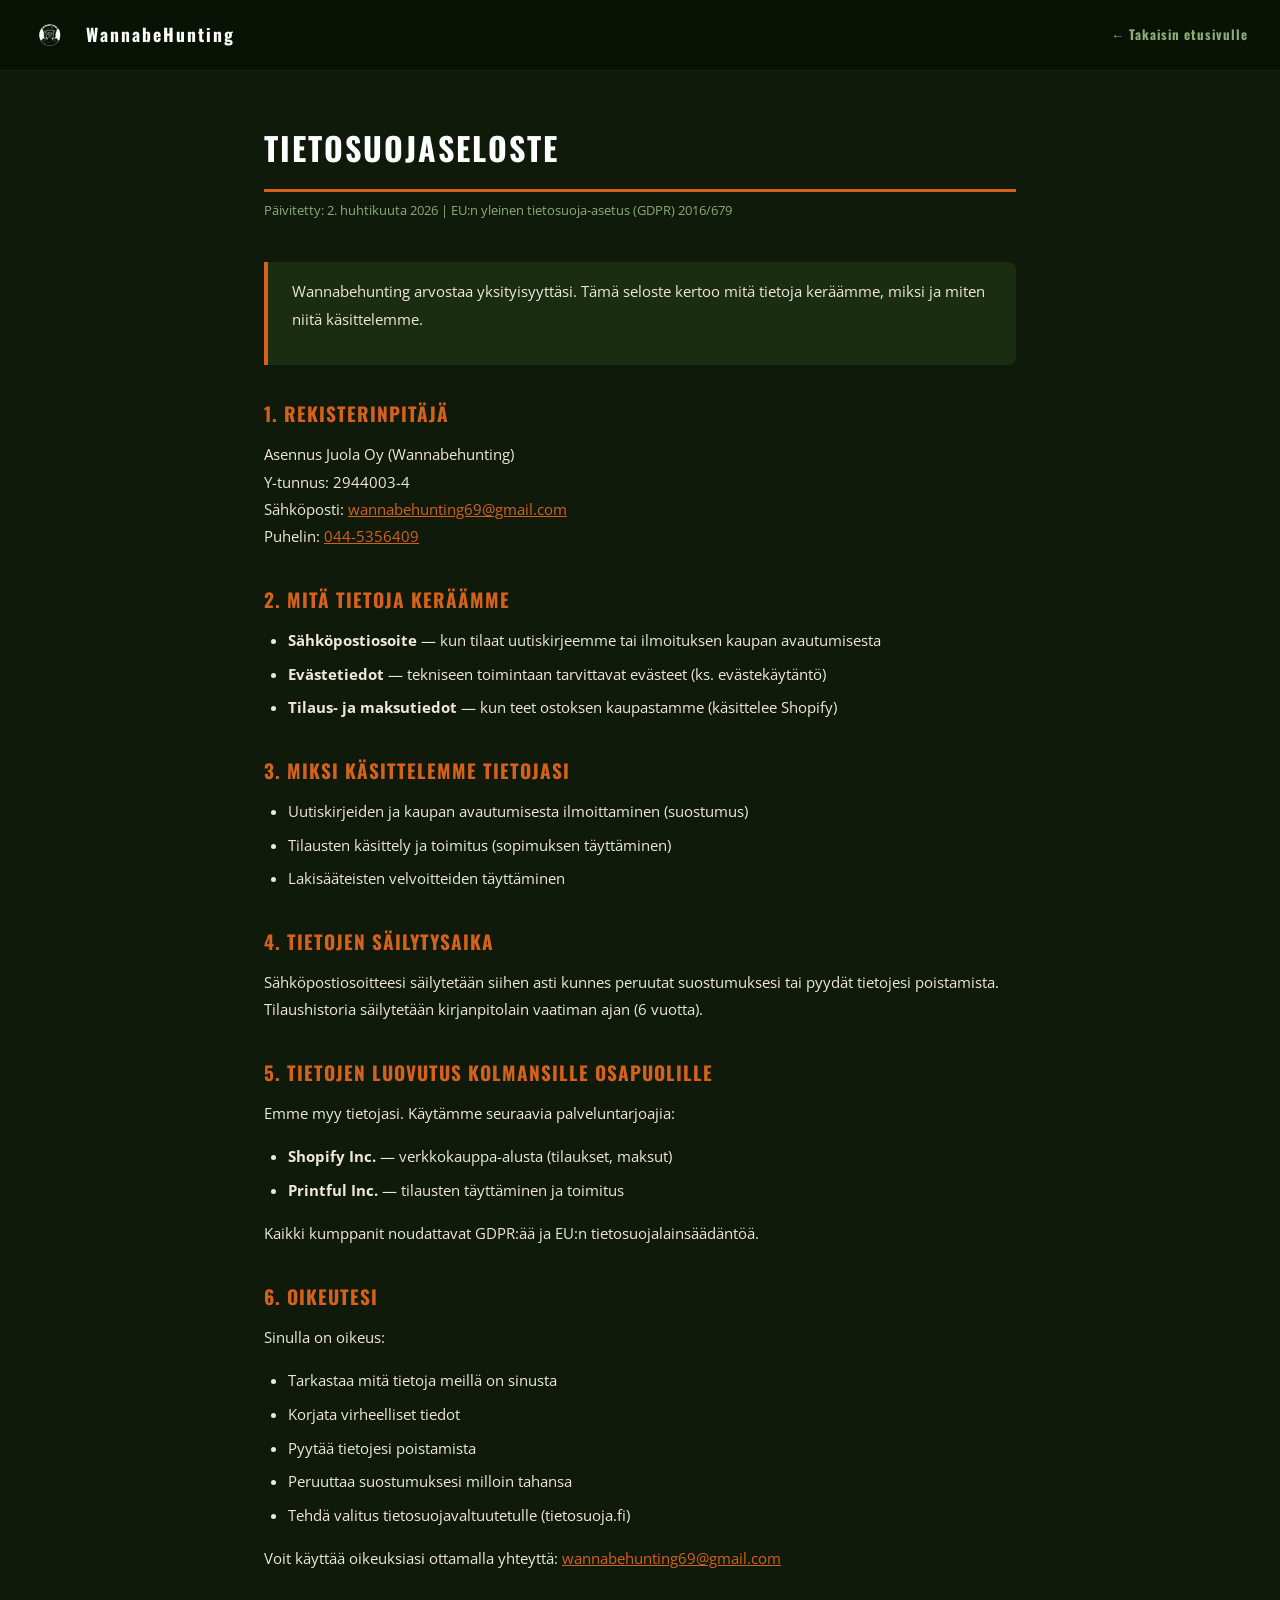
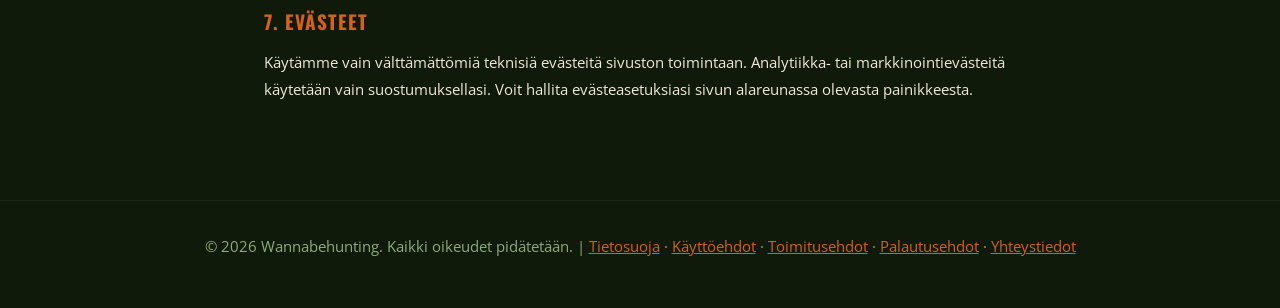
<file: legal/tietosuoja.html>
<!DOCTYPE html>
<html lang="fi">
<head>
  <meta charset="UTF-8"/>
  <meta name="viewport" content="width=device-width, initial-scale=1.0"/>
  <title>Tietosuojaseloste – Wannabehunting</title>
  
<style>
  *, *::before, *::after { box-sizing: border-box; margin: 0; padding: 0; }
  :root {
    --green: #2d4a1e; --dark: #0f1a0a; --card: #1a2d10;
    --orange: #d4621a; --cream: #f0e8d8; --muted: #8fab7a; --white: #ffffff;
  }
  body { background: var(--dark); color: var(--cream); font-family: 'Open Sans', sans-serif; line-height: 1.8; }
  nav {
    background: rgba(10,20,6,0.95); border-bottom: 1px solid rgba(255,255,255,0.06);
    padding: 1rem 2rem; display: flex; align-items: center; gap: 1rem;
    position: sticky; top: 0; z-index: 100;
  }
  nav img { width: 38px; height: 38px; object-fit: contain; }
  nav a { font-family: 'Oswald', sans-serif; font-size: 1.1rem; font-weight: 700;
    color: var(--white); text-decoration: none; letter-spacing: 2px; }
  nav .back { font-size: 0.82rem; color: var(--muted); letter-spacing: 1px; margin-left: auto; text-decoration: none; }
  nav .back:hover { color: var(--orange); }
  .page { max-width: 800px; margin: 0 auto; padding: 3rem 1.5rem 5rem; }
  h1 { font-family: 'Oswald', sans-serif; font-size: 2rem; font-weight: 700;
    color: var(--white); letter-spacing: 2px; text-transform: uppercase;
    border-bottom: 3px solid var(--orange); padding-bottom: 0.8rem; margin-bottom: 0.4rem; }
  .updated { font-size: 0.82rem; color: var(--muted); margin-bottom: 2.5rem; }
  h2 { font-family: 'Oswald', sans-serif; font-size: 1.2rem; color: var(--orange);
    letter-spacing: 1px; text-transform: uppercase; margin: 2rem 0 0.6rem; }
  p { margin-bottom: 1rem; font-size: 0.95rem; }
  ul { padding-left: 1.5rem; margin-bottom: 1rem; }
  li { margin-bottom: 0.4rem; font-size: 0.95rem; }
  a { color: var(--orange); }
  .highlight { background: var(--card); border-left: 4px solid var(--orange);
    border-radius: 0 8px 8px 0; padding: 1rem 1.5rem; margin: 1.5rem 0; }
  footer { text-align: center; padding: 2rem; border-top: 1px solid rgba(255,255,255,0.06);
    font-size: 0.8rem; color: var(--muted); }
</style>
<link href="https://fonts.googleapis.com/css2?family=Oswald:wght@400;600;700&family=Open+Sans:wght@400;600&display=swap" rel="stylesheet"/>

</head>
<body>

<nav>
  <img src="../logo.png" alt="WBH Logo"/>
  <a href="../index.html">WannabeHunting</a>
  <a class="back" href="../index.html">← Takaisin etusivulle</a>
</nav>

<div class="page">

<h1>Tietosuojaseloste</h1>
<p class="updated">Päivitetty: 2. huhtikuuta 2026 | EU:n yleinen tietosuoja-asetus (GDPR) 2016/679</p>

<div class="highlight">
  <p>Wannabehunting arvostaa yksityisyyttäsi. Tämä seloste kertoo mitä tietoja keräämme, miksi ja miten niitä käsittelemme.</p>
</div>

<h2>1. Rekisterinpitäjä</h2>
<p>Asennus Juola Oy (Wannabehunting)<br/>
Y-tunnus: 2944003-4<br/>
Sähköposti: <a href="mailto:wannabehunting69@gmail.com">wannabehunting69@gmail.com</a><br/>
Puhelin: <a href="tel:+358445356409">044-5356409</a></p>

<h2>2. Mitä tietoja keräämme</h2>
<ul>
  <li><strong>Sähköpostiosoite</strong> — kun tilaat uutiskirjeemme tai ilmoituksen kaupan avautumisesta</li>
  <li><strong>Evästetiedot</strong> — tekniseen toimintaan tarvittavat evästeet (ks. evästekäytäntö)</li>
  <li><strong>Tilaus- ja maksutiedot</strong> — kun teet ostoksen kaupastamme (käsittelee Shopify)</li>
</ul>

<h2>3. Miksi käsittelemme tietojasi</h2>
<ul>
  <li>Uutiskirjeiden ja kaupan avautumisesta ilmoittaminen (suostumus)</li>
  <li>Tilausten käsittely ja toimitus (sopimuksen täyttäminen)</li>
  <li>Lakisääteisten velvoitteiden täyttäminen</li>
</ul>

<h2>4. Tietojen säilytysaika</h2>
<p>Sähköpostiosoitteesi säilytetään siihen asti kunnes peruutat suostumuksesi tai pyydät tietojesi poistamista. Tilaushistoria säilytetään kirjanpitolain vaatiman ajan (6 vuotta).</p>

<h2>5. Tietojen luovutus kolmansille osapuolille</h2>
<p>Emme myy tietojasi. Käytämme seuraavia palveluntarjoajia:</p>
<ul>
  <li><strong>Shopify Inc.</strong> — verkkokauppa-alusta (tilaukset, maksut)</li>
  <li><strong>Printful Inc.</strong> — tilausten täyttäminen ja toimitus</li>
</ul>
<p>Kaikki kumppanit noudattavat GDPR:ää ja EU:n tietosuojalainsäädäntöä.</p>

<h2>6. Oikeutesi</h2>
<p>Sinulla on oikeus:</p>
<ul>
  <li>Tarkastaa mitä tietoja meillä on sinusta</li>
  <li>Korjata virheelliset tiedot</li>
  <li>Pyytää tietojesi poistamista</li>
  <li>Peruuttaa suostumuksesi milloin tahansa</li>
  <li>Tehdä valitus tietosuojavaltuutetulle (tietosuoja.fi)</li>
</ul>
<p>Voit käyttää oikeuksiasi ottamalla yhteyttä: <a href="mailto:wannabehunting69@gmail.com">wannabehunting69@gmail.com</a></p>

<h2>7. Evästeet</h2>
<p>Käytämme vain välttämättömiä teknisiä evästeitä sivuston toimintaan. Analytiikka- tai markkinointievästeitä käytetään vain suostumuksellasi. Voit hallita evästeasetuksiasi sivun alareunassa olevasta painikkeesta.</p>

</div>

<footer>
  <p>© 2026 Wannabehunting. Kaikki oikeudet pidätetään. |
  <a href="tietosuoja.html">Tietosuoja</a> ·
  <a href="kayttoehdot.html">Käyttöehdot</a> ·
  <a href="toimitusehdot.html">Toimitusehdot</a> ·
  <a href="palautusehdot.html">Palautusehdot</a> ·
  <a href="yhteystiedot.html">Yhteystiedot</a>
  </p>
</footer>

</body>
</html>
</file>
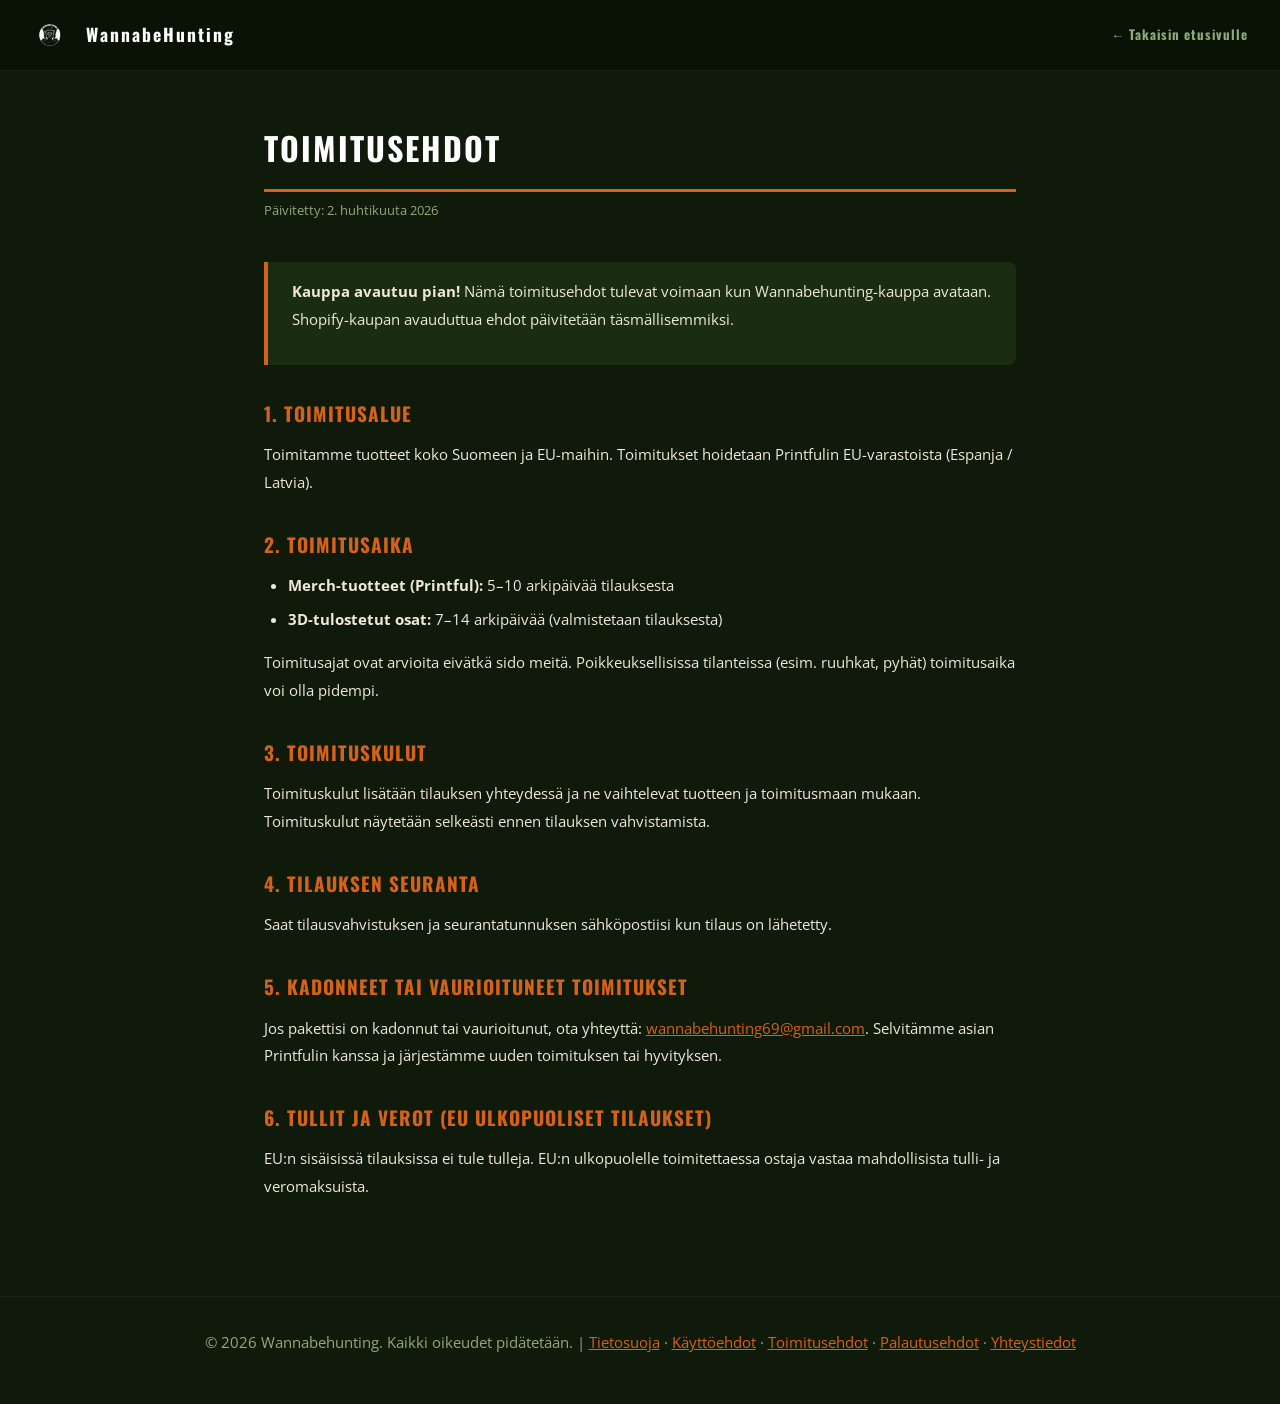
<file: legal/toimitusehdot.html>
<!DOCTYPE html>
<html lang="fi">
<head>
  <meta charset="UTF-8"/>
  <meta name="viewport" content="width=device-width, initial-scale=1.0"/>
  <title>Toimitusehdot – Wannabehunting</title>
  
<style>
  *, *::before, *::after { box-sizing: border-box; margin: 0; padding: 0; }
  :root {
    --green: #2d4a1e; --dark: #0f1a0a; --card: #1a2d10;
    --orange: #d4621a; --cream: #f0e8d8; --muted: #8fab7a; --white: #ffffff;
  }
  body { background: var(--dark); color: var(--cream); font-family: 'Open Sans', sans-serif; line-height: 1.8; }
  nav {
    background: rgba(10,20,6,0.95); border-bottom: 1px solid rgba(255,255,255,0.06);
    padding: 1rem 2rem; display: flex; align-items: center; gap: 1rem;
    position: sticky; top: 0; z-index: 100;
  }
  nav img { width: 38px; height: 38px; object-fit: contain; }
  nav a { font-family: 'Oswald', sans-serif; font-size: 1.1rem; font-weight: 700;
    color: var(--white); text-decoration: none; letter-spacing: 2px; }
  nav .back { font-size: 0.82rem; color: var(--muted); letter-spacing: 1px; margin-left: auto; text-decoration: none; }
  nav .back:hover { color: var(--orange); }
  .page { max-width: 800px; margin: 0 auto; padding: 3rem 1.5rem 5rem; }
  h1 { font-family: 'Oswald', sans-serif; font-size: 2rem; font-weight: 700;
    color: var(--white); letter-spacing: 2px; text-transform: uppercase;
    border-bottom: 3px solid var(--orange); padding-bottom: 0.8rem; margin-bottom: 0.4rem; }
  .updated { font-size: 0.82rem; color: var(--muted); margin-bottom: 2.5rem; }
  h2 { font-family: 'Oswald', sans-serif; font-size: 1.2rem; color: var(--orange);
    letter-spacing: 1px; text-transform: uppercase; margin: 2rem 0 0.6rem; }
  p { margin-bottom: 1rem; font-size: 0.95rem; }
  ul { padding-left: 1.5rem; margin-bottom: 1rem; }
  li { margin-bottom: 0.4rem; font-size: 0.95rem; }
  a { color: var(--orange); }
  .highlight { background: var(--card); border-left: 4px solid var(--orange);
    border-radius: 0 8px 8px 0; padding: 1rem 1.5rem; margin: 1.5rem 0; }
  footer { text-align: center; padding: 2rem; border-top: 1px solid rgba(255,255,255,0.06);
    font-size: 0.8rem; color: var(--muted); }
</style>
<link href="https://fonts.googleapis.com/css2?family=Oswald:wght@400;600;700&family=Open+Sans:wght@400;600&display=swap" rel="stylesheet"/>

</head>
<body>

<nav>
  <img src="../logo.png" alt="WBH Logo"/>
  <a href="../index.html">WannabeHunting</a>
  <a class="back" href="../index.html">← Takaisin etusivulle</a>
</nav>

<div class="page">

<h1>Toimitusehdot</h1>
<p class="updated">Päivitetty: 2. huhtikuuta 2026</p>

<div class="highlight">
  <p><strong>Kauppa avautuu pian!</strong> Nämä toimitusehdot tulevat voimaan kun Wannabehunting-kauppa avataan. Shopify-kaupan avauduttua ehdot päivitetään täsmällisemmiksi.</p>
</div>

<h2>1. Toimitusalue</h2>
<p>Toimitamme tuotteet koko Suomeen ja EU-maihin. Toimitukset hoidetaan Printfulin EU-varastoista (Espanja / Latvia).</p>

<h2>2. Toimitusaika</h2>
<ul>
  <li><strong>Merch-tuotteet (Printful):</strong> 5–10 arkipäivää tilauksesta</li>
  <li><strong>3D-tulostetut osat:</strong> 7–14 arkipäivää (valmistetaan tilauksesta)</li>
</ul>
<p>Toimitusajat ovat arvioita eivätkä sido meitä. Poikkeuksellisissa tilanteissa (esim. ruuhkat, pyhät) toimitusaika voi olla pidempi.</p>

<h2>3. Toimituskulut</h2>
<p>Toimituskulut lisätään tilauksen yhteydessä ja ne vaihtelevat tuotteen ja toimitusmaan mukaan. Toimituskulut näytetään selkeästi ennen tilauksen vahvistamista.</p>

<h2>4. Tilauksen seuranta</h2>
<p>Saat tilausvahvistuksen ja seurantatunnuksen sähköpostiisi kun tilaus on lähetetty.</p>

<h2>5. Kadonneet tai vaurioituneet toimitukset</h2>
<p>Jos pakettisi on kadonnut tai vaurioitunut, ota yhteyttä: <a href="mailto:wannabehunting69@gmail.com">wannabehunting69@gmail.com</a>. Selvitämme asian Printfulin kanssa ja järjestämme uuden toimituksen tai hyvityksen.</p>

<h2>6. Tullit ja verot (EU ulkopuoliset tilaukset)</h2>
<p>EU:n sisäisissä tilauksissa ei tule tulleja. EU:n ulkopuolelle toimitettaessa ostaja vastaa mahdollisista tulli- ja veromaksuista.</p>

</div>

<footer>
  <p>© 2026 Wannabehunting. Kaikki oikeudet pidätetään. |
  <a href="tietosuoja.html">Tietosuoja</a> ·
  <a href="kayttoehdot.html">Käyttöehdot</a> ·
  <a href="toimitusehdot.html">Toimitusehdot</a> ·
  <a href="palautusehdot.html">Palautusehdot</a> ·
  <a href="yhteystiedot.html">Yhteystiedot</a>
  </p>
</footer>

</body>
</html>
</file>
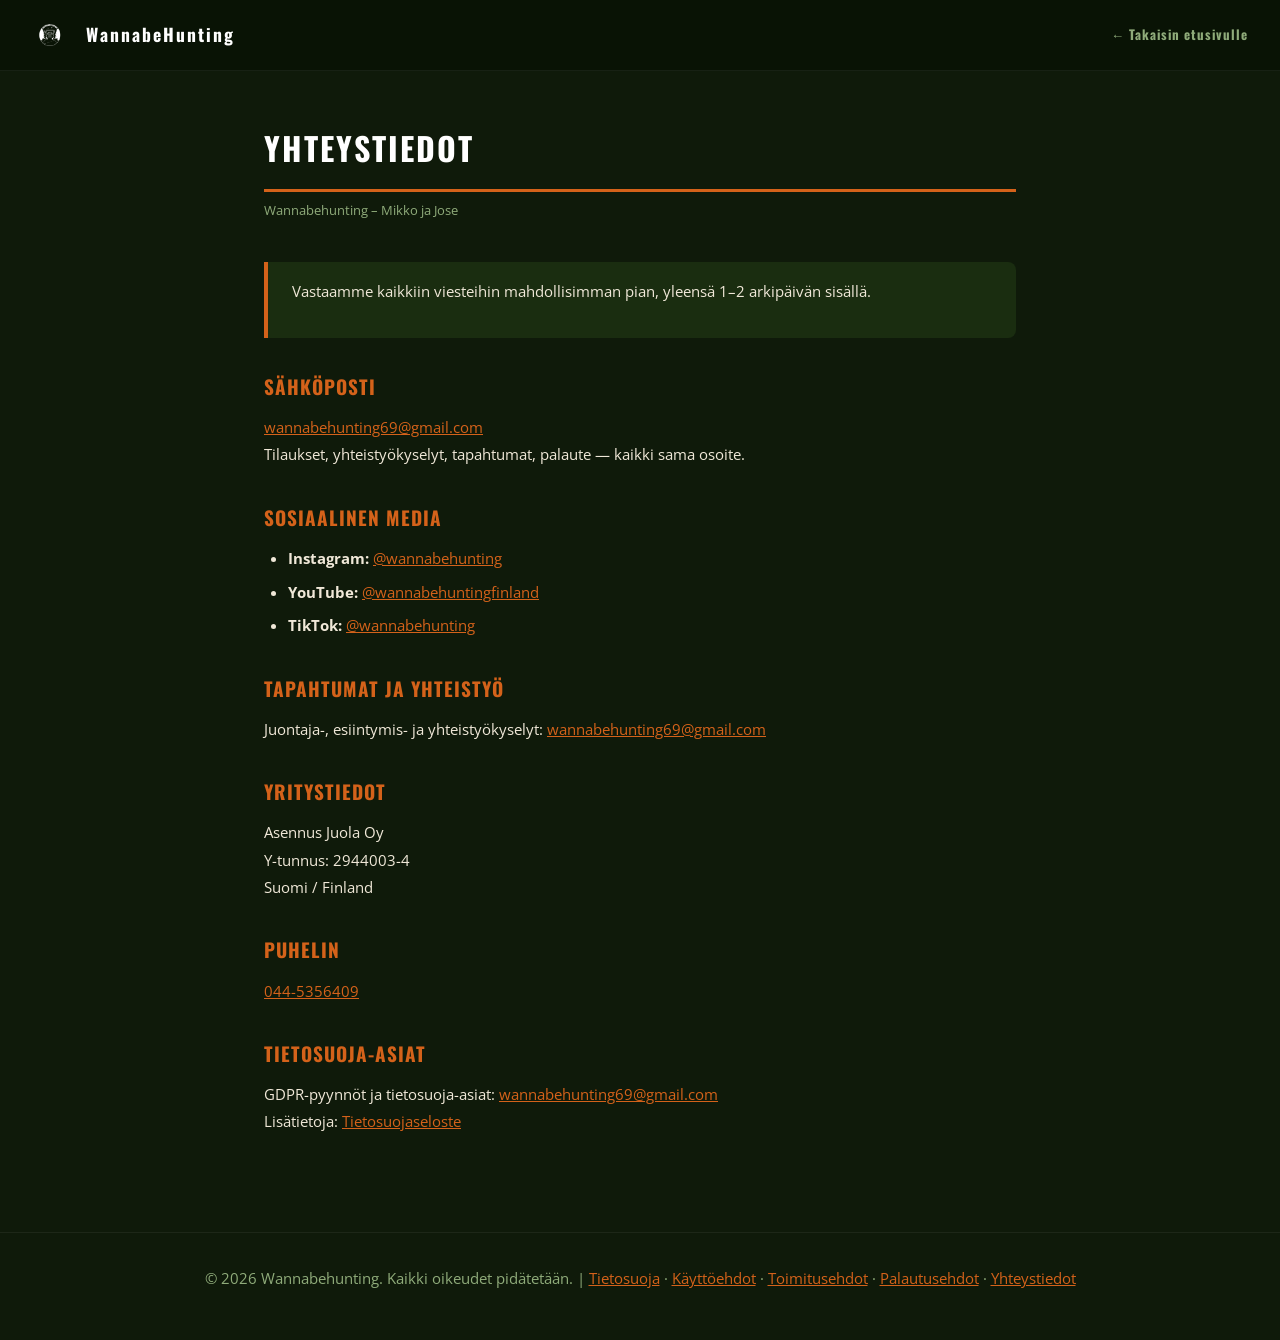
<file: legal/yhteystiedot.html>
<!DOCTYPE html>
<html lang="fi">
<head>
  <meta charset="UTF-8"/>
  <meta name="viewport" content="width=device-width, initial-scale=1.0"/>
  <title>Yhteystiedot – Wannabehunting</title>
  
<style>
  *, *::before, *::after { box-sizing: border-box; margin: 0; padding: 0; }
  :root {
    --green: #2d4a1e; --dark: #0f1a0a; --card: #1a2d10;
    --orange: #d4621a; --cream: #f0e8d8; --muted: #8fab7a; --white: #ffffff;
  }
  body { background: var(--dark); color: var(--cream); font-family: 'Open Sans', sans-serif; line-height: 1.8; }
  nav {
    background: rgba(10,20,6,0.95); border-bottom: 1px solid rgba(255,255,255,0.06);
    padding: 1rem 2rem; display: flex; align-items: center; gap: 1rem;
    position: sticky; top: 0; z-index: 100;
  }
  nav img { width: 38px; height: 38px; object-fit: contain; }
  nav a { font-family: 'Oswald', sans-serif; font-size: 1.1rem; font-weight: 700;
    color: var(--white); text-decoration: none; letter-spacing: 2px; }
  nav .back { font-size: 0.82rem; color: var(--muted); letter-spacing: 1px; margin-left: auto; text-decoration: none; }
  nav .back:hover { color: var(--orange); }
  .page { max-width: 800px; margin: 0 auto; padding: 3rem 1.5rem 5rem; }
  h1 { font-family: 'Oswald', sans-serif; font-size: 2rem; font-weight: 700;
    color: var(--white); letter-spacing: 2px; text-transform: uppercase;
    border-bottom: 3px solid var(--orange); padding-bottom: 0.8rem; margin-bottom: 0.4rem; }
  .updated { font-size: 0.82rem; color: var(--muted); margin-bottom: 2.5rem; }
  h2 { font-family: 'Oswald', sans-serif; font-size: 1.2rem; color: var(--orange);
    letter-spacing: 1px; text-transform: uppercase; margin: 2rem 0 0.6rem; }
  p { margin-bottom: 1rem; font-size: 0.95rem; }
  ul { padding-left: 1.5rem; margin-bottom: 1rem; }
  li { margin-bottom: 0.4rem; font-size: 0.95rem; }
  a { color: var(--orange); }
  .highlight { background: var(--card); border-left: 4px solid var(--orange);
    border-radius: 0 8px 8px 0; padding: 1rem 1.5rem; margin: 1.5rem 0; }
  footer { text-align: center; padding: 2rem; border-top: 1px solid rgba(255,255,255,0.06);
    font-size: 0.8rem; color: var(--muted); }
</style>
<link href="https://fonts.googleapis.com/css2?family=Oswald:wght@400;600;700&family=Open+Sans:wght@400;600&display=swap" rel="stylesheet"/>

</head>
<body>

<nav>
  <img src="../logo.png" alt="WBH Logo"/>
  <a href="../index.html">WannabeHunting</a>
  <a class="back" href="../index.html">← Takaisin etusivulle</a>
</nav>

<div class="page">

<h1>Yhteystiedot</h1>
<p class="updated">Wannabehunting – Mikko ja Jose</p>

<div class="highlight">
  <p>Vastaamme kaikkiin viesteihin mahdollisimman pian, yleensä 1–2 arkipäivän sisällä.</p>
</div>

<h2>Sähköposti</h2>
<p><a href="mailto:wannabehunting69@gmail.com">wannabehunting69@gmail.com</a><br/>
Tilaukset, yhteistyökyselyt, tapahtumat, palaute — kaikki sama osoite.</p>

<h2>Sosiaalinen media</h2>
<ul>
  <li><strong>Instagram:</strong> <a href="https://www.instagram.com/wannabehunting" target="_blank">@wannabehunting</a></li>
  <li><strong>YouTube:</strong> <a href="https://www.youtube.com/@Wannabehuntingfinland" target="_blank">@wannabehuntingfinland</a></li>
  <li><strong>TikTok:</strong> <a href="https://www.tiktok.com/@wannabehunting" target="_blank">@wannabehunting</a></li>
</ul>

<h2>Tapahtumat ja yhteistyö</h2>
<p>Juontaja-, esiintymis- ja yhteistyökyselyt: <a href="mailto:wannabehunting69@gmail.com">wannabehunting69@gmail.com</a></p>

<h2>Yritystiedot</h2>
<p>Asennus Juola Oy<br/>
Y-tunnus: 2944003-4<br/>
Suomi / Finland</p>

<h2>Puhelin</h2>
<p><a href="tel:+358445356409">044-5356409</a></p>

<h2>Tietosuoja-asiat</h2>
<p>GDPR-pyynnöt ja tietosuoja-asiat: <a href="mailto:wannabehunting69@gmail.com">wannabehunting69@gmail.com</a><br/>
Lisätietoja: <a href="tietosuoja.html">Tietosuojaseloste</a></p>

</div>

<footer>
  <p>© 2026 Wannabehunting. Kaikki oikeudet pidätetään. |
  <a href="tietosuoja.html">Tietosuoja</a> ·
  <a href="kayttoehdot.html">Käyttöehdot</a> ·
  <a href="toimitusehdot.html">Toimitusehdot</a> ·
  <a href="palautusehdot.html">Palautusehdot</a> ·
  <a href="yhteystiedot.html">Yhteystiedot</a>
  </p>
</footer>

</body>
</html>
</file>
